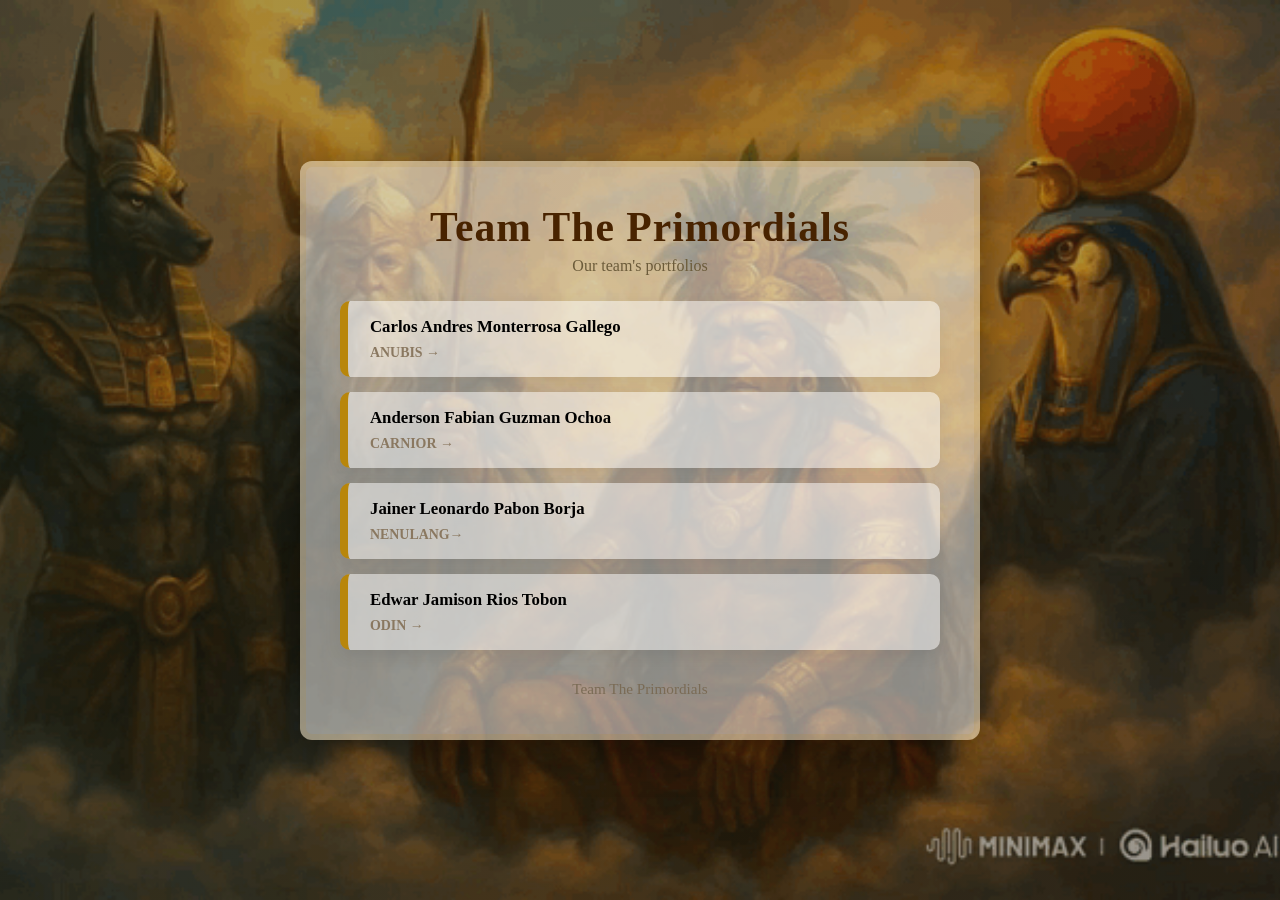
<file: index.html>
<!DOCTYPE html>
<html lang="es">

<head>
    <meta charset="UTF-8">
    <meta name="viewport" content="width=device-width, initial-scale=1.0">
    <title>Team Gods</title>
    <link rel="stylesheet" href="css/styles.css">
</head>

<body>
    <div class="container">
        <h1>Team The Primordials </h1>
        <p class="subtitle">Our team's portfolios</p>

        <div class="links-section">
            <a href="anubis.html" class="link-card" style="text-decoration: none; color: inherit;">
                <span class="member-name">Carlos Andres Monterrosa Gallego</span>
                <span class="status"> ANUBIS →</span>
            </a>
            <a href="Carnior.html" class="link-card" style="text-decoration: none; color: inherit;">
                <span class="member-name">Anderson Fabian Guzman Ochoa</span>
                <span class="status"> CARNIOR →</span>
            </a>
            <a href="jainer_pabon.html" class="link-card" style="text-decoration: none; color: inherit;">
                <span class="member-name">Jainer Leonardo Pabon Borja</span>
                <span class="status">NENULANG→</span>
            </a>
            <a href="God_Odin.html" class="link-card" style="text-decoration: none; color: inherit;">
                <span class="member-name">Edwar Jamison Rios Tobon</span>
                <span class="status">ODIN →</span>
            </a>
        </div>

        <footer>
            <p>Team The Primordials</p>
        </footer>

    </div>
</body>

</html>
</file>
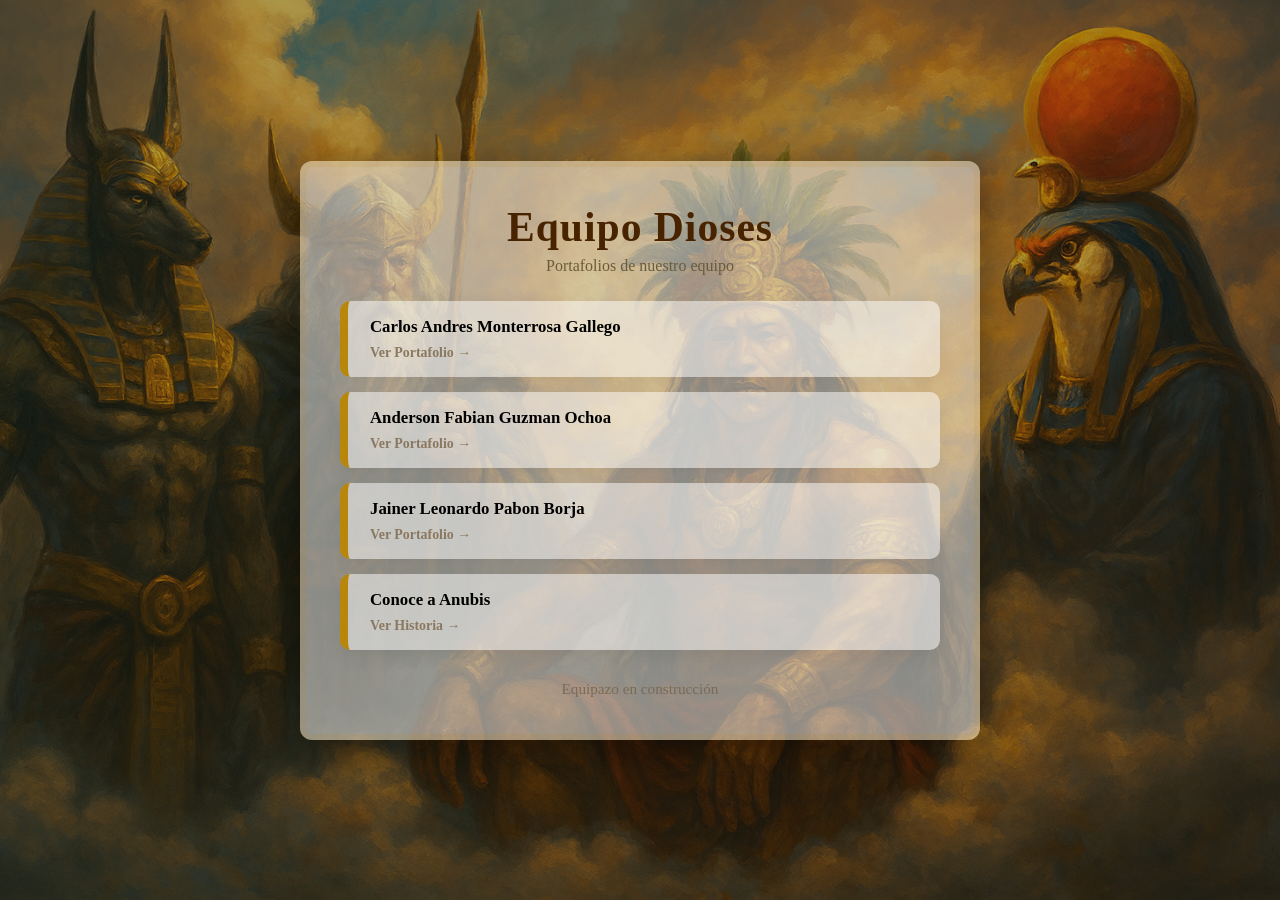
<file: html_dioses/index.html>
<!DOCTYPE html>
<html lang="es">
<head>
    <meta charset="UTF-8">
    <meta name="viewport" content="width=device-width, initial-scale=1.0">
    <title>Equipo Dioses</title>
    <link rel="stylesheet" href="styles.css">
</head>
<body>
    <div class="container">
        <h1>Equipo Dioses</h1>
        <p class="subtitle">Portafolios de nuestro equipo</p>
        
        <div class="links-section">
            <a href="anubis.html" class="link-card" style="text-decoration: none; color: inherit;">
                <span class="member-name">Carlos Andres Monterrosa Gallego</span>
                <span class="status">Ver Portafolio →</span>
            </a>
            <a href="anubis.html" class="link-card" style="text-decoration: none; color: inherit;">
                <span class="member-name">Anderson Fabian Guzman Ochoa</span>
                <span class="status">Ver Portafolio →</span>
            </a>
            <a href="anubis.html" class="link-card" style="text-decoration: none; color: inherit;">
                <span class="member-name">Jainer Leonardo Pabon Borja</span>
                <span class="status">Ver Portafolio →</span>
            </a>
            <a href="anubis.html" class="link-card" style="text-decoration: none; color: inherit;">
                <span class="member-name">Conoce a Anubis</span>
                <span class="status">Ver Historia →</span>
            </a>
        </div>

        <footer>
            <p>Equipazo en construcción</p>
        </footer>

    </div>
</body>
</html>
</file>
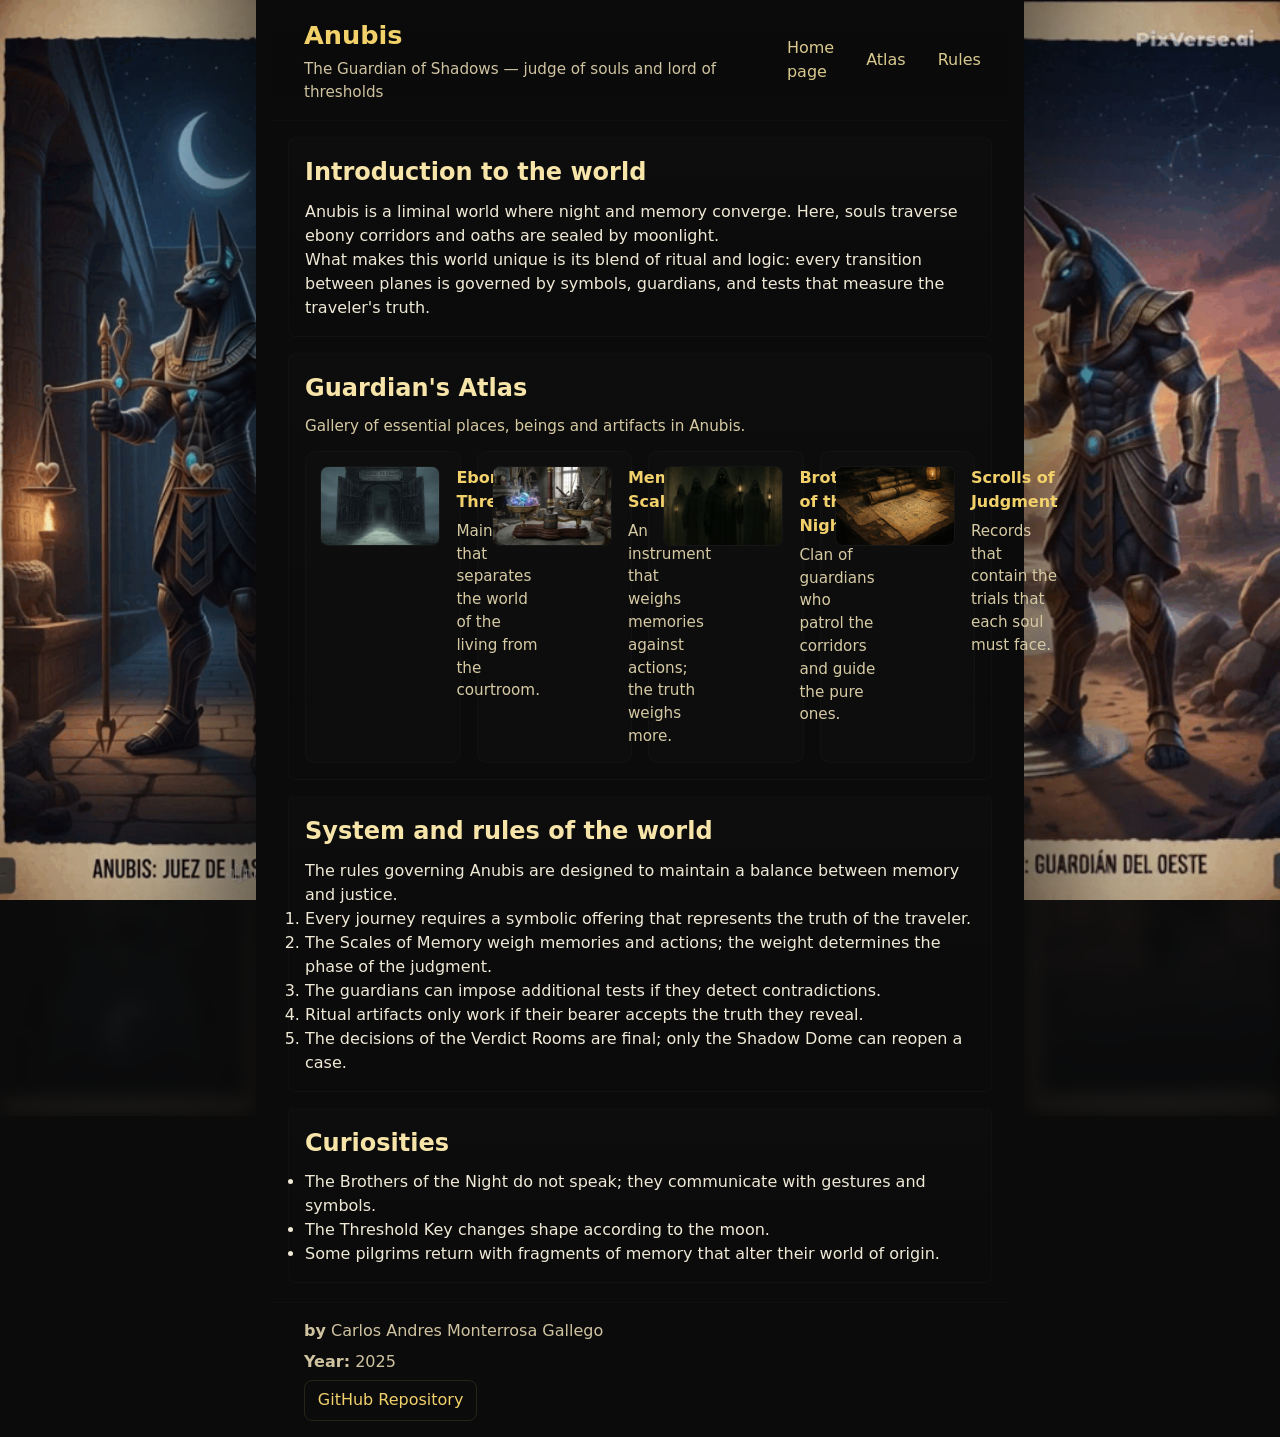
<file: anubis.html>
<!doctype html>
<!-- Esto le dice al navegador que use HTML5
     This tells the browser to use HTML5 -->
<html lang="en">

<head>
  <!-- Meta tags - info importante para el navegador
       Meta tags - important info for the browser -->
  <meta charset="utf-8" /> <!-- Para que se vean bien los caracteres especiales / So special characters display correctly -->
  <meta name="viewport" content="width=device-width,initial-scale=1" /> <!-- Hace que se vea bien en celulares / Makes it look good on phones -->
  
  <title>Anubis — World of the Shadow Guardian</title>
  
  <!-- Link al CSS donde están todos los estilos
       Link to CSS where all styles are -->
  <link rel="stylesheet" href="css/anubis.css" />
</head>

<body>
  <!-- Imágenes decorativas a los lados - GIFs de Anubis
       Decorative images on sides - Anubis GIFs -->
  <div class="side side-left" aria-hidden="true"></div> <!-- aria-hidden hace que lectores de pantalla las ignoren / aria-hidden makes screen readers ignore them -->
  <div class="side side-right" aria-hidden="true"></div>

  <!-- Header - parte de arriba con título y menú
       Header - top part with title and menu -->
  <header class="site-header">
    <div class="header-inner">
      <div class="title-block">
        <h1>Anubis</h1> <!-- Título principal / Main title -->
        <p class="subtitle">The Guardian of Shadows — judge of souls and lord of thresholds</p> <!-- Subtítulo descriptivo / Descriptive subtitle -->
      </div>
    </div>

    <!-- Navegación - links para saltar entre secciones
         Navigation - links to jump between sections -->
    <nav class="main-nav" aria-label="Main navigation for Anubis world">
      <a href="index.html" class="nav-link">Home page</a> <!-- Vuelve al inicio / Back to home -->
      <a href="#atlas" class="nav-link">Atlas</a> <!-- Salta a la sección Atlas / Jump to Atlas section -->
      <a href="#reglas" class="nav-link">Rules</a> <!-- Salta a las reglas / Jump to rules -->
    </nav>
  </header>

  <main>
    <!-- Sección de intro - explica de qué va el mundo
         Intro section - explains what the world is about -->
    <section id="introduccion" class="section intro">
      <h2>Introduction to the world</h2> <!-- Título de la sección / Section title -->
      
      <!-- Párrafos que describen el mundo
           Paragraphs describing the world -->
      <p>
        Anubis is a liminal world where night and memory converge. Here, souls
        traverse ebony corridors and oaths are sealed by moonlight.
      </p>
      
      <p>
        What makes this world unique is its blend of ritual and logic: every 
        transition between planes is governed by symbols, guardians, and tests 
        that measure the traveler's truth.
      </p>
    </section>

    <!-- Sección Atlas - galería de lugares y artefactos importantes
         Atlas section - gallery of important places and artifacts -->
    <section id="atlas" class="section atlas">
      <h2>Guardian's Atlas</h2> <!-- Título de la sección / Section title -->
      <p class="atlas-intro">Gallery of essential places, beings and artifacts in Anubis.</p> <!-- Descripción corta / Short description -->

      <!-- Grid con las 4 tarjetas principales
           Grid with the 4 main cards -->
      <div class="cards-grid" role="list"> <!-- role="list" para accesibilidad / role="list" for accessibility -->
        
        <!-- Tarjeta 1: Umbral de Ébano
             Card 1: Ebony Threshold -->
        <article class="card" role="listitem"> <!-- article porque cada tarjeta es contenido independiente / article because each card is independent content -->
          <div class="card-image">
            <img src="imagenes/anubis/umbral.png" alt="Ebony Threshold portal"> <!-- alt describe la imagen / alt describes the image -->
          </div>
          <div class="card-body">
            <h3 class="card-title">Ebony Threshold</h3> <!-- Nombre del lugar / Name of place -->
            <p class="card-desc">Main portal that separates the world of the living from the courtroom.</p> <!-- Descripción / Description -->
          </div>
        </article>

        <!-- Tarjeta 2: Balanzas de Memoria
             Card 2: Memory Scales -->
        <article class="card" role="listitem">
          <div class="card-image">
            <img src="imagenes/anubis/balanza.png" alt="Memory Scales for judgment">
          </div>
          <div class="card-body">
            <h3 class="card-title">Memory Scales</h3>
            <p class="card-desc">An instrument that weighs memories against actions; the truth weighs more.</p>
          </div>
        </article>

        <!-- Tarjeta 3: Hermanos de la Noche
             Card 3: Brothers of the Night -->
        <article class="card" role="listitem">
          <div class="card-image">
            <img src="imagenes/anubis/clanes.png" alt="Brothers of the Night guardians">
          </div>
          <div class="card-body">
            <h3 class="card-title">Brothers of the Night</h3>
            <p class="card-desc">Clan of guardians who patrol the corridors and guide the pure ones.</p>
          </div>
        </article>

        <!-- Tarjeta 4: Pergaminos de Juicio
             Card 4: Scrolls of Judgment -->
        <article class="card" role="listitem">
          <div class="card-image">
            <img src="imagenes/anubis/pergamino.png" alt="Scrolls of Judgment records">
          </div>
          <div class="card-body">
            <h3 class="card-title">Scrolls of Judgment</h3>
            <p class="card-desc">Records that contain the trials that each soul must face.</p>
          </div>
        </article>
      </div>
    </section>

    <!-- Sección de reglas - las 5 leyes del mundo
         Rules section - the 5 laws of the world -->
    <section id="reglas" class="section rules">
      <h2>System and rules of the world</h2> <!-- Título / Title -->
      <p>The rules governing Anubis are designed to maintain a balance between memory and justice.</p> <!-- Intro de las reglas / Rules intro -->
      
      <!-- Lista ordenada - automáticamente numera del 1 al 5
           Ordered list - automatically numbers 1 to 5 -->
      <ol>
        <li>Every journey requires a symbolic offering that represents the truth of the traveler.</li> <!-- Regla 1 / Rule 1 -->
        <li>The Scales of Memory weigh memories and actions; the weight determines the phase of the judgment.</li> <!-- Regla 2 / Rule 2 -->
        <li>The guardians can impose additional tests if they detect contradictions.</li> <!-- Regla 3 / Rule 3 -->
        <li>Ritual artifacts only work if their bearer accepts the truth they reveal.</li> <!-- Regla 4 / Rule 4 -->
        <li>The decisions of the Verdict Rooms are final; only the Shadow Dome can reopen a case.</li> <!-- Regla 5 / Rule 5 -->
      </ol>
    </section>

    <!-- Aside - datos curiosos extra, contenido secundario
         Aside - fun facts, secondary content -->
    <aside class="section aside-block">
      <h2>Curiosities</h2> <!-- Título / Title -->
      
      <!-- Lista sin orden - solo bullets
           Unordered list - just bullets -->
      <ul>
        <li>The Brothers of the Night do not speak; they communicate with gestures and symbols.</li> <!-- Curiosidad 1 / Curiosity 1 -->
        <li>The Threshold Key changes shape according to the moon.</li> <!-- Curiosidad 2 / Curiosity 2 -->
        <li>Some pilgrims return with fragments of memory that alter their world of origin.</li> <!-- Curiosidad 3 / Curiosity 3 -->
      </ul>
    </aside>
  </main>

  <!-- Footer - pie de página con mis datos y créditos
       Footer - page footer with my info and credits -->
  <footer class="site-footer">
    <div class="footer-inner">
      <p><strong>by</strong> Carlos Andres Monterrosa Gallego</p> <!-- Autor / Author -->
      <p><strong>Year:</strong> 2025</p> <!-- Año de creación / Creation year -->
      <p>
        <!-- Link al repo de GitHub - target="_blank" abre en nueva pestaña
             Link to GitHub repo - target="_blank" opens in new tab -->
        <a class="btn" href="/" target="_blank" rel="noopener">GitHub Repository</a> <!-- rel="noopener" por seguridad / rel="noopener" for security -->
      </p>
    </div>
  </footer>
</body>
</html>
</file>
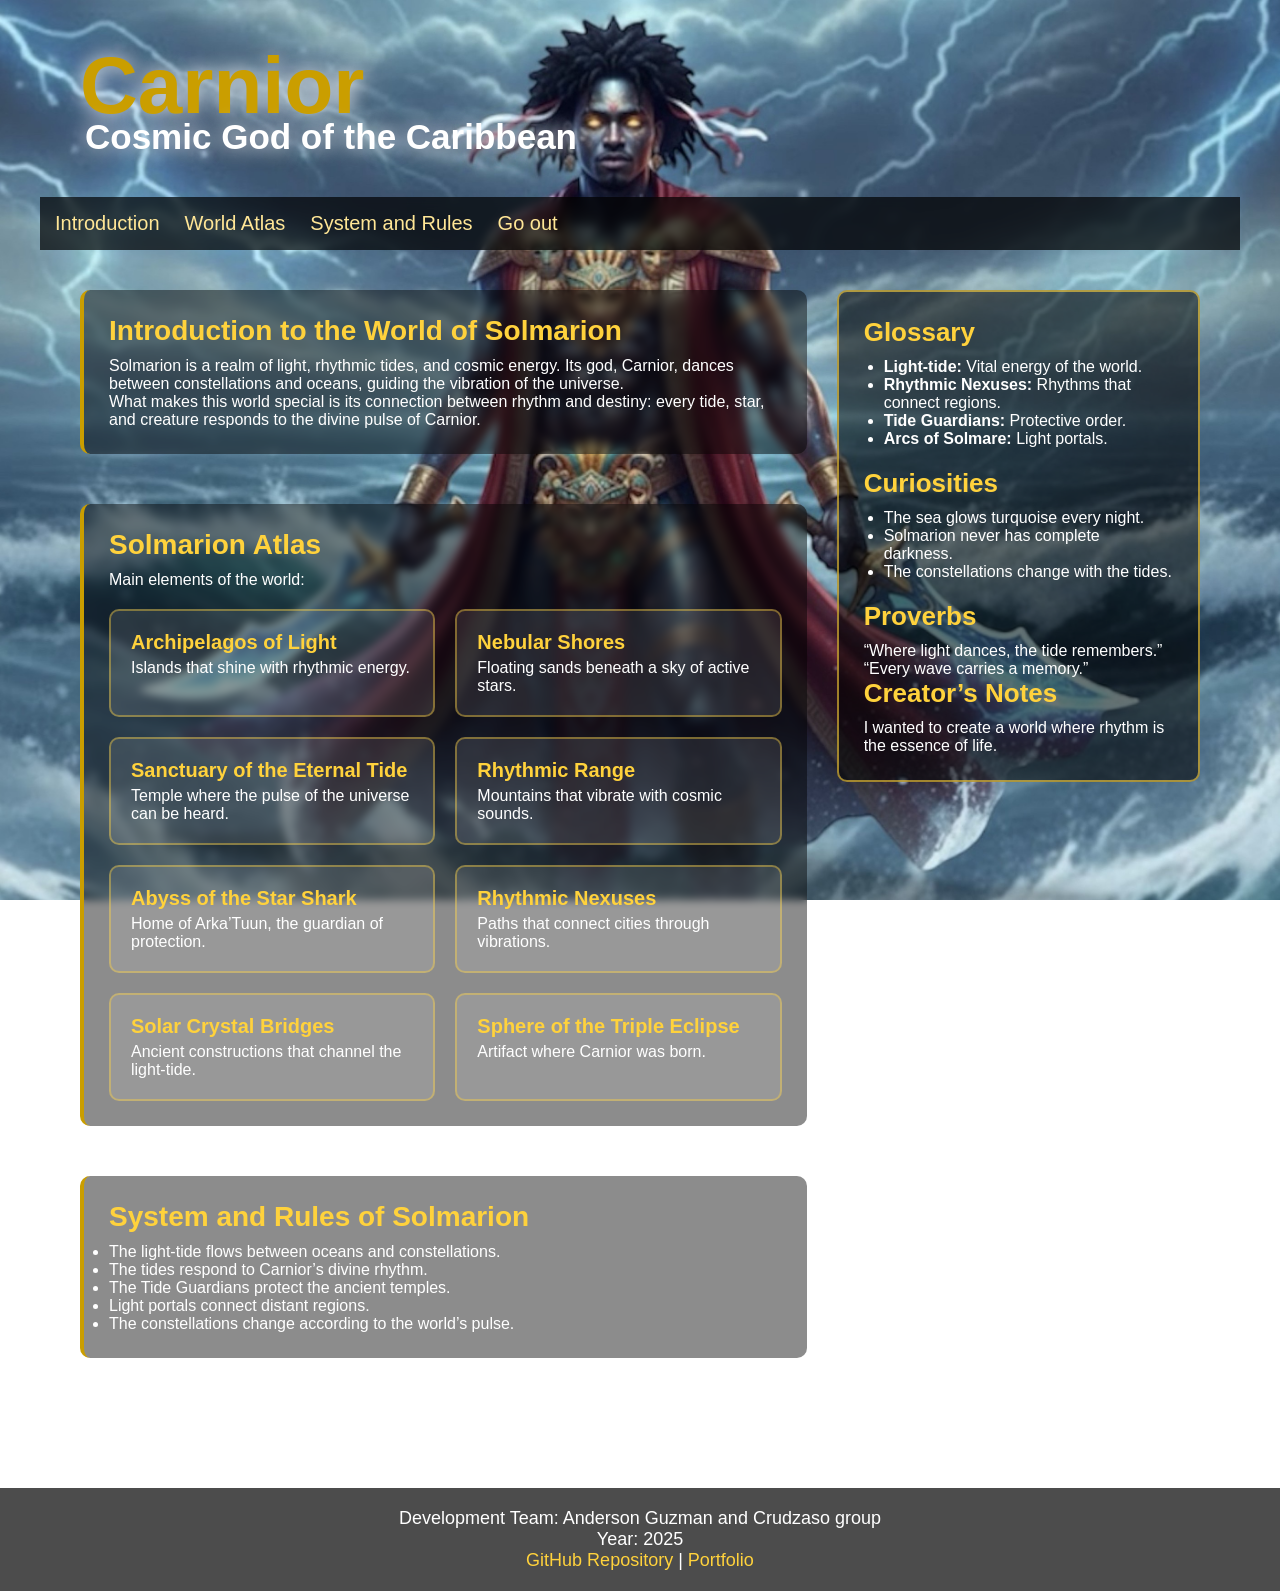
<file: Carnior.html>
<!DOCTYPE html>
<html lang="en">
<head>
    <meta charset="UTF-8">
    <meta name="viewport" content="width=device-width, initial-scale=1.0">
    <title>Carnior - Cosmic God of the Caribbean</title>
    <link rel="stylesheet" href="css/carnior.css">
</head>

<body>

    <!-- ================= HEADER ================= -->
    <header>
        <h1>Carnior</h1>
        <h2>Cosmic God of the Caribbean</h2>
    </header>

    <!-- ================= NAV ================= -->
    <nav>
        <ul>
            <li><a href="#intro">Introduction</a></li>
            <li><a href="#atlas">World Atlas</a></li>
            <li><a href="#reglas">System and Rules</a></li>
            <li><a href="index.html">Go out</a></li>
        </ul>
    </nav>

    <!-- ================= LAYOUT DOS COLUMNAS ================= -->
    <div class="contenedor">

        <!-- ================= MAIN ================= -->
        <main>

            <!-- INTRO -->
            <section id="intro">
                <h3>Introduction to the World of Solmarion</h3>
                <p>
                    Solmarion is a realm of light, rhythmic tides, and cosmic energy.
                    Its god, Carnior, dances between constellations and oceans, guiding the vibration of the universe.
                </p>
                <p>
                    What makes this world special is its connection between rhythm and destiny: every tide, star,
                    and creature responds to the divine pulse of Carnior.
                </p>
            </section>

            <!-- ATLAS / GALERÍA -->
            <section id="atlas">
                <h3>Solmarion Atlas</h3>
                <p>Main elements of the world:</p>

                <div class="grid-atlas">
                    <article class="card"><h4>Archipelagos of Light</h4><p>Islands that shine with rhythmic energy.</p></article>
                    <article class="card"><h4>Nebular Shores</h4><p>Floating sands beneath a sky of active stars.</p></article>
                    <article class="card"><h4>Sanctuary of the Eternal Tide</h4><p>Temple where the pulse of the universe can be heard.</p></article>
                    <article class="card"><h4>Rhythmic Range</h4><p>Mountains that vibrate with cosmic sounds.</p></article>
                    <article class="card"><h4>Abyss of the Star Shark</h4><p>Home of Arka’Tuun, the guardian of protection.</p></article>
                    <article class="card"><h4>Rhythmic Nexuses</h4><p>Paths that connect cities through vibrations.</p></article>
                    <article class="card"><h4>Solar Crystal Bridges</h4><p>Ancient constructions that channel the light-tide.</p></article>
                    <article class="card"><h4>Sphere of the Triple Eclipse</h4><p>Artifact where Carnior was born.</p></article>
                </div>
            </section>

            <!-- SISTEMA / REGLAS -->
            <section id="reglas">
                <h3>System and Rules of Solmarion</h3>
                <ul>
                    <li>The light-tide flows between oceans and constellations.</li>
                    <li>The tides respond to Carnior’s divine rhythm.</li>
                    <li>The Tide Guardians protect the ancient temples.</li>
                    <li>Light portals connect distant regions.</li>
                    <li>The constellations change according to the world’s pulse.</li>
                </ul>
            </section>

        </main>

        <!-- ================= ASIDE ================= -->
        <aside>
            <h3>Glossary</h3>
            <ul>
                <li><b>Light-tide:</b> Vital energy of the world.</li>
                <li><b>Rhythmic Nexuses:</b> Rhythms that connect regions.</li>
                <li><b>Tide Guardians:</b> Protective order.</li>
                <li><b>Arcs of Solmare:</b> Light portals.</li>
            </ul>

            <h3>Curiosities</h3>
            <ul>
                <li>The sea glows turquoise every night.</li>
                <li>Solmarion never has complete darkness.</li>
                <li>The constellations change with the tides.</li>
            </ul>

            <h3>Proverbs</h3>
            <p>“Where light dances, the tide remembers.”</p>
            <p>“Every wave carries a memory.”</p>

            <h3>Creator’s Notes</h3>
            <p>
                I wanted to create a world where rhythm is the essence of life.
            </p>
        </aside>

    </div>

    <!-- ================= FOOTER ================= -->
    <footer>
        <p>Development Team: Anderson Guzman and Crudzaso group</p>
        <p>Year: 2025</p>
        <p><a href="https://github.com/monterrosag18/html_dioses">GitHub Repository</a> | <a href="https://github.com/andguz8a/portafolio">Portfolio</a></p>
    </footer>

</body>
</html>
</file>
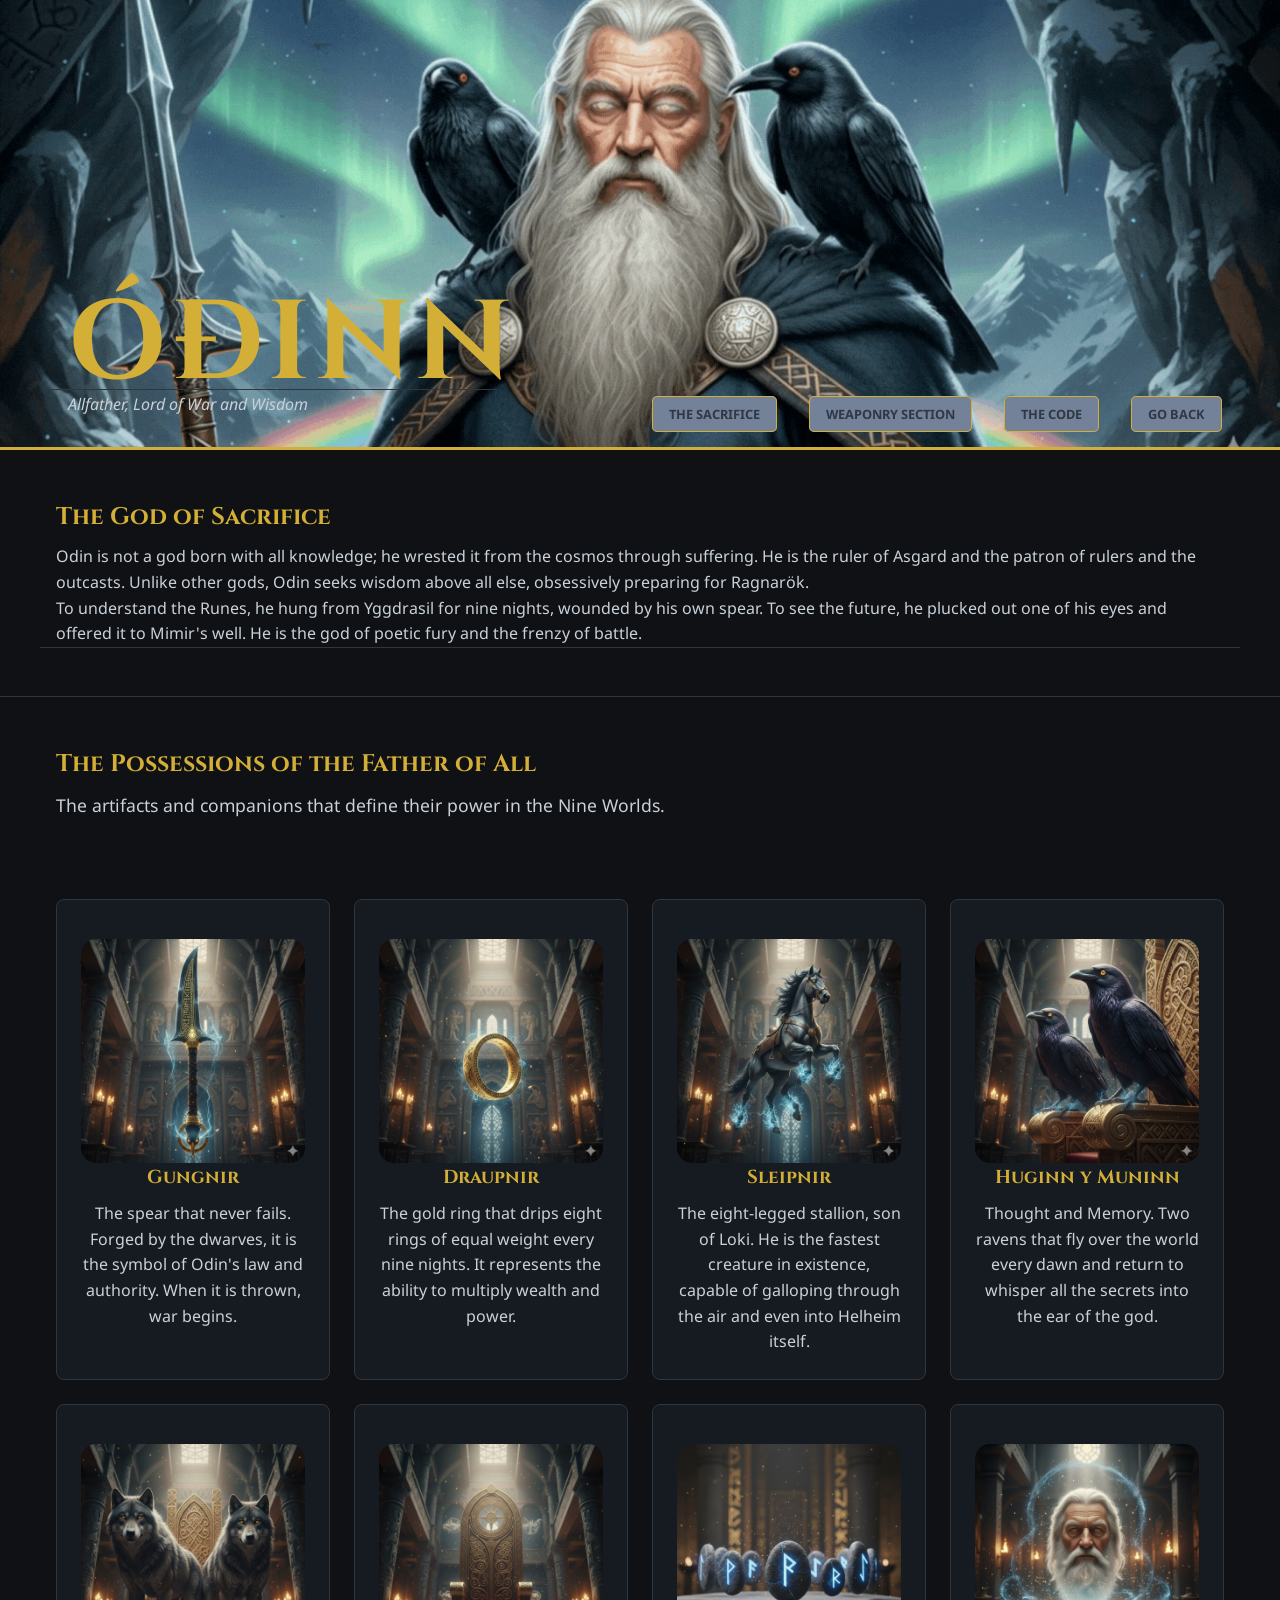
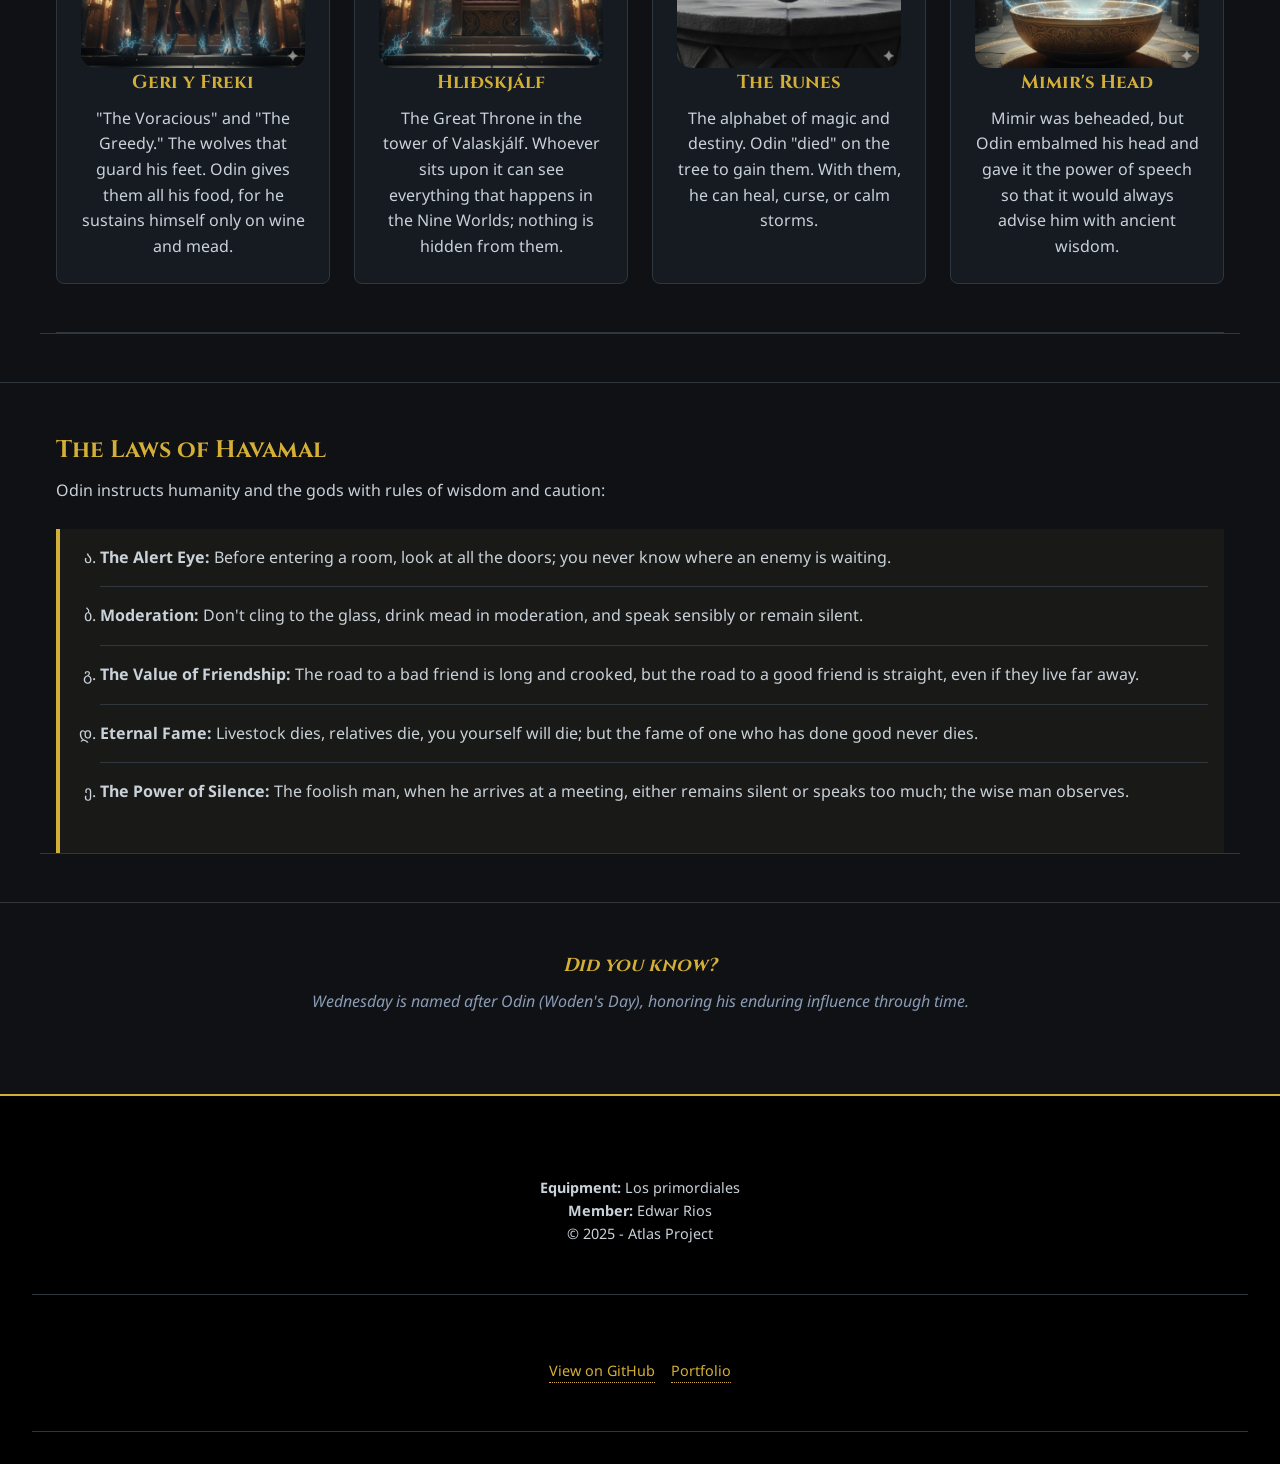
<file: God_Odin.html>
<!DOCTYPE html>
<html lang="es">
<head>
<meta charset="UTF-8">
<meta name="viewport" content="width=device-width, initial-scale=1.0">
<title>ODIN</title>
<link rel="stylesheet" href="css/styles_Odin.css">
<link href="https://fonts.googleapis.com/css2?family=Cinzel:wght@400;700&family=Noto+Sans:wght@300;400&display=swap" rel="stylesheet">
</head>
<body>

<header class="header-principal">
<section class="contenedor-logo">
<h1 class="titulo-mundo">ÓÐINN</h1>
<p class="subtitulo-mundo">Allfather, Lord of War and Wisdom</p>
</section>

<nav class="navegacion">
<ul>
<li><a href="#origen" class="btn-nav">The Sacrifice</a></li>
<li><a href="#tesoros" class="btn-nav">Weaponry Section</a></li>
<li><a href="#leyes" class="btn-nav">The Code</a></li>
<li><a href="index.html" class="btn-nav">Go back</a></li>
</ul>
</nav>
</header>

<main>
<!-- INTRODUCTION -->
<section id="origen" class="seccion-intro">
<section class="contenido-ancho">
<h2>The God of Sacrifice</h2>
<p>
Odin is not a god born with all knowledge; he wrested it from the cosmos through suffering. 
He is the ruler of Asgard and the patron of rulers and the outcasts. Unlike other gods, 
Odin seeks wisdom above all else, obsessively preparing for Ragnarök.
</p>
<p>
To understand the Runes, he hung from Yggdrasil for nine nights, wounded by his own spear. 
To see the future, he plucked out one of his eyes and offered it to Mimir's well. He is the god of poetic fury and 
the frenzy of battle.
</p>
</section>
</section>

<!-- CARDS -->
<section id="tesoros" class="seccion-catalogo">
<section class="contenido-ancho">
<h2>The Possessions of the Father of All</h2>
<p class="desc-seccion">The artifacts and companions that define their power in the Nine Worlds.</p>
<section class="grid-atlas">
<!-- CARD 1 -->
<article class="tarjeta">
<img src="./imagenes/odin/Gungnir.png" alt="">
<h3>Gungnir</h3>
<p>The spear that never fails. Forged by the dwarves, it is the symbol of Odin's law and authority. When it is thrown, war begins.</p>
</article>

<!-- CARD 2 -->
<article class="tarjeta">
<img src="./imagenes/odin/Draupnir.png" alt="">
<h3>Draupnir</h3>
<p>The gold ring that drips eight rings of equal weight every nine nights. It represents the ability to multiply wealth and power.</p>
</article>

<!-- CARD 3 -->
<article class="tarjeta">
<img src="./imagenes/odin/Sleipnir.png" alt="">
<h3>Sleipnir</h3>
<p>The eight-legged stallion, son of Loki. He is the fastest creature in existence, capable of galloping through the air and even into Helheim itself.</p>
</article>

<!-- CARD 4 -->
<article class="tarjeta">
<img src="./imagenes/odin/Huginn y Muninn.png" alt="">
<h3>Huginn y Muninn</h3>
<p>Thought and Memory. Two ravens that fly over the world every dawn and return to whisper all the secrets into the ear of the god.</p>
</article>

<!-- CARD 5 -->
<article class="tarjeta">
<img src="./imagenes/odin/Geri y Freki.png" alt="">
<h3>Geri y Freki</h3>
<p>"The Voracious" and "The Greedy." The wolves that guard his feet. Odin gives them all his food, for he sustains himself only on wine and mead.</p>
</article>

<!-- CARD 6 -->
<article class="tarjeta">
<img src="./imagenes/odin/Hliðskjálf.png" alt="">
<h3>Hliðskjálf</h3>
<p>The Great Throne in the tower of Valaskjálf. Whoever sits upon it can see everything that happens in the Nine Worlds; nothing is hidden from them.</p>
</article>

<!-- CARD 7 -->
<article class="tarjeta">
<img src="./imagenes/odin/Las Runas.png" alt="">
<h3>The Runes</h3>
<p>The alphabet of magic and destiny. Odin "died" on the tree to gain them. With them, he can heal, curse, or calm storms.</p>
</article>

<!-- CARD 8 -->
<article class="tarjeta">
<img src="./imagenes/odin/Cabeza de Mímir.png" alt="">
<h3>Mimir's Head</h3>
<p>Mimir was beheaded, but Odin embalmed his head and gave it the power of speech so that it would always advise him with ancient wisdom.</p>
</article>
</section>
</section>
</section>

<!-- ODIN'S LAWS -->
<section id="leyes" class="seccion-reglas">
<section class="contenido-ancho">
<h2>The Laws of Havamal</h2>
<p>Odin instructs humanity and the gods with rules of wisdom and caution:</p>
<br>
<ul class="lista-reglas">
<li><strong>The Alert Eye:</strong> Before entering a room, look at all the doors; you never know where an enemy is waiting.</li>
<li><strong>Moderation:</strong> Don't cling to the glass, drink mead in moderation, and speak sensibly or remain silent.</li>
<li><strong>The Value of Friendship:</strong> The road to a bad friend is long and crooked, but the road to a good friend is straight, even if they live far away.</li>
<li><strong>Eternal Fame:</strong> Livestock dies, relatives die, you yourself will die; but the fame of one who has done good never dies.</li>
<li><strong>The Power of Silence:</strong> The foolish man, when he arrives at a meeting, either remains silent or speaks too much; the wise man observes.</li>
</ul>
</section>
</section>

<aside class="curiosidades">
<h3>Did you know?</h3>
<p>Wednesday is named after Odin (Woden's Day), honoring his enduring influence through time.</p>
</aside>

</main>

<footer class="pie-pagina">
<section class="info-equipo">
<p><strong>Equipment:</strong> Los primordiales</p>
<p><strong>Member:</strong> Edwar Rios</p>
<p>&copy; 2025 - Atlas Project</p> <!--shows special character-->
</section>
<section class="enlaces-externos">
<a href="https://github.com/monterrosag18/html_dioses" class="btn-link">View on GitHub</a>
<a href="https://github.com/edwar198720Arthas/portafolio.git"class="btn-link">Portfolio</a>
</section>
</footer>

</body>
</html>
</file>
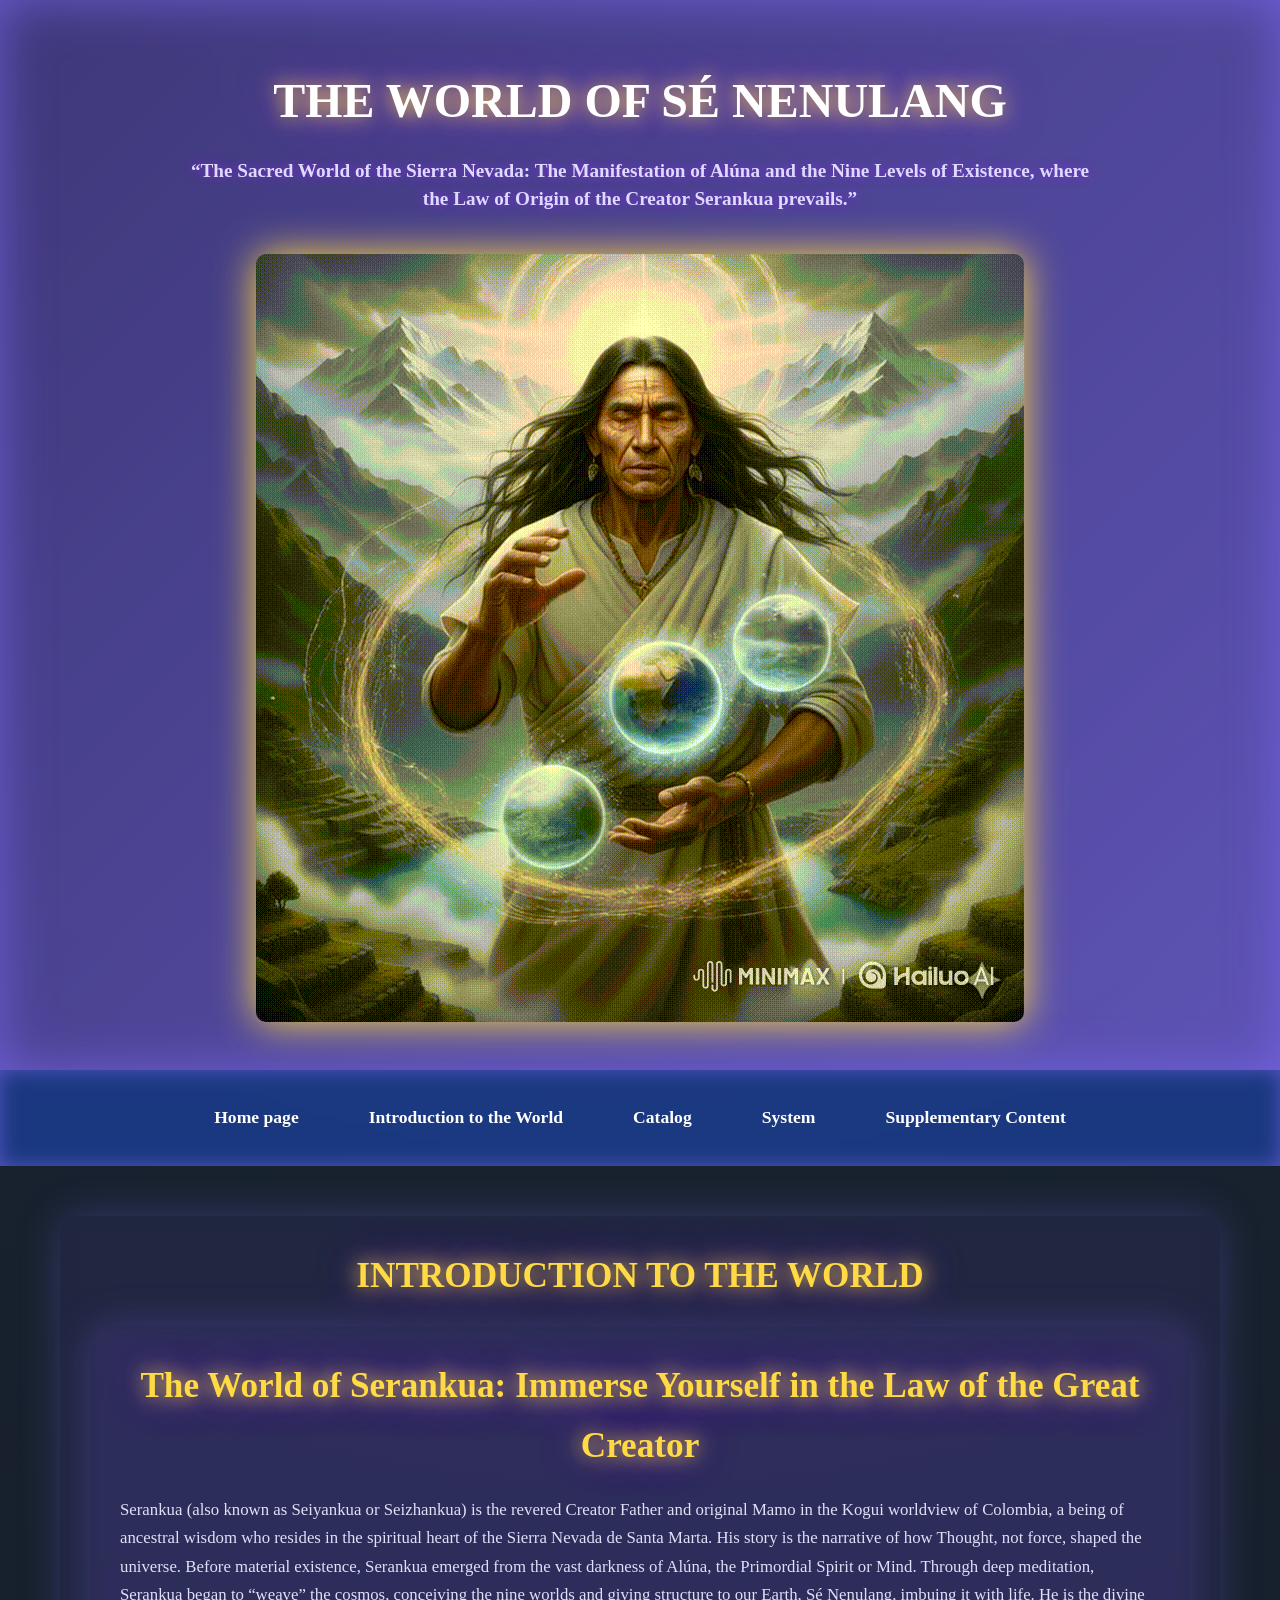
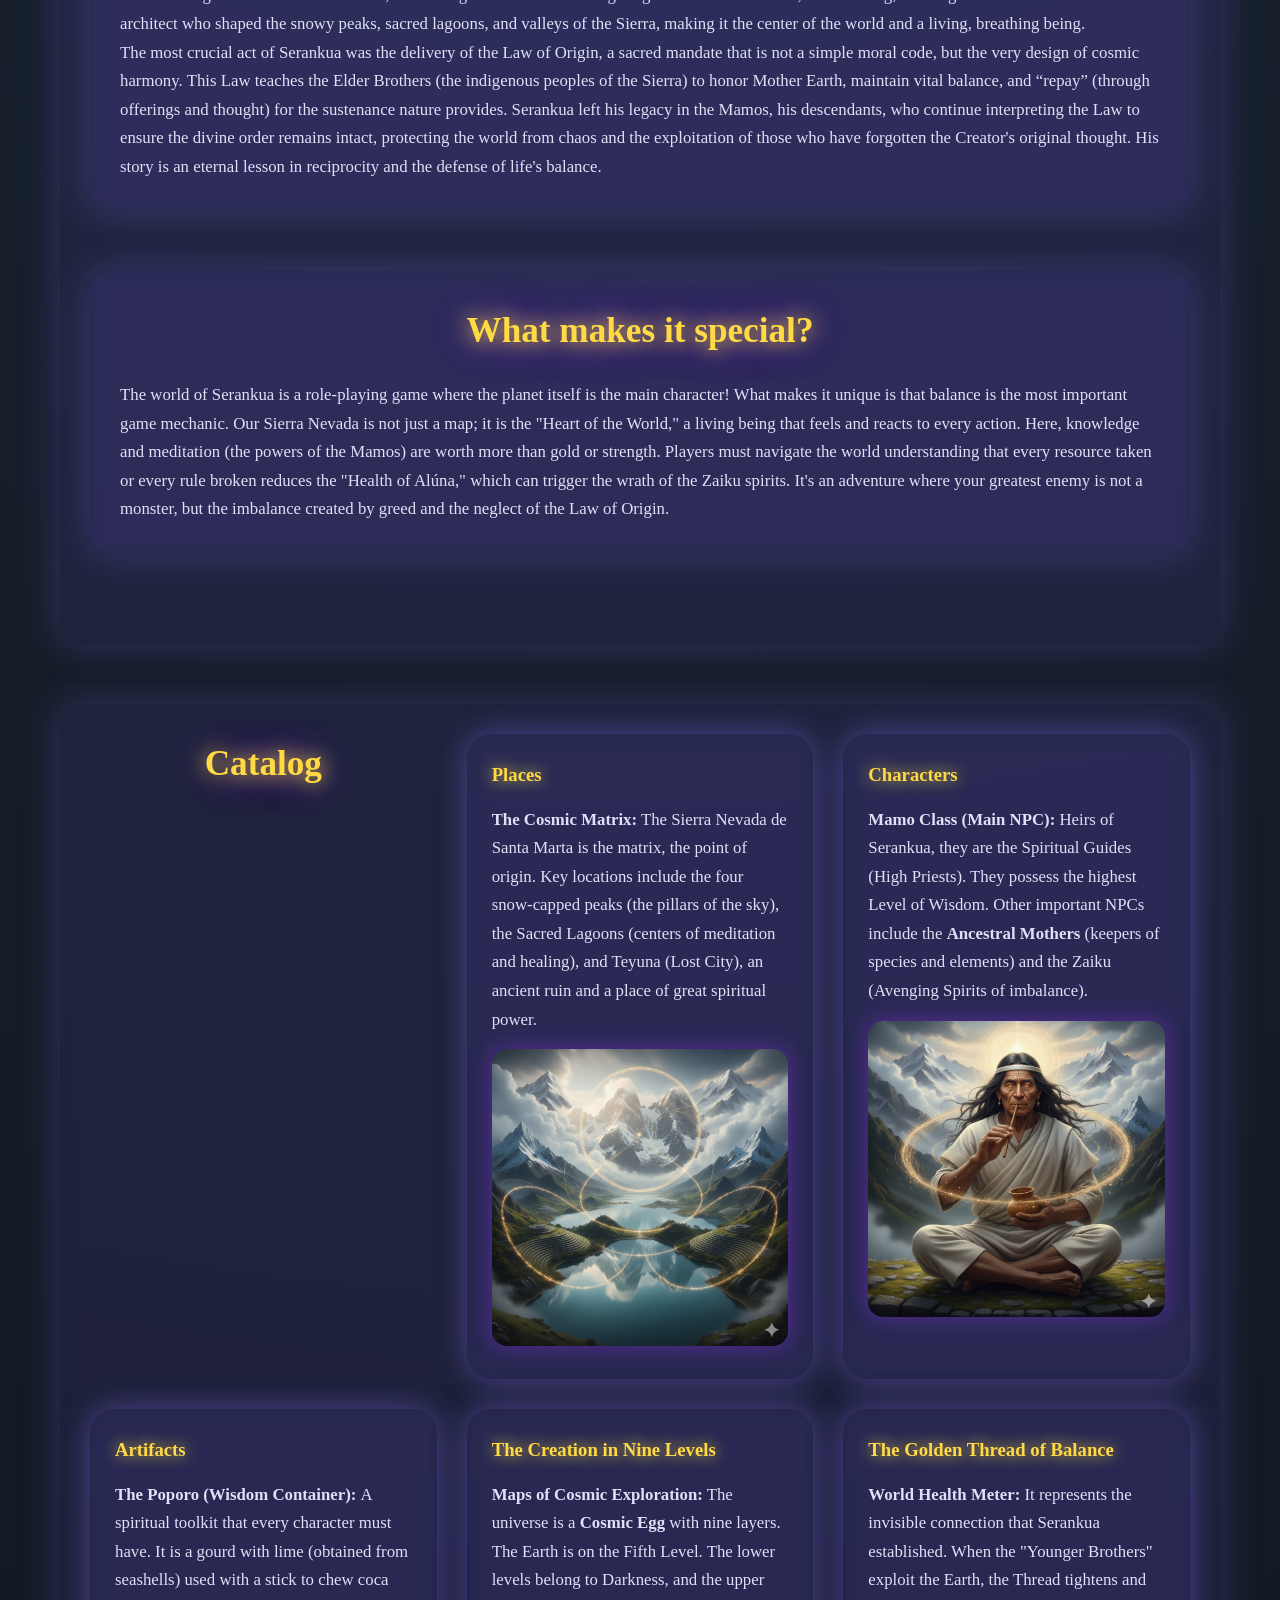
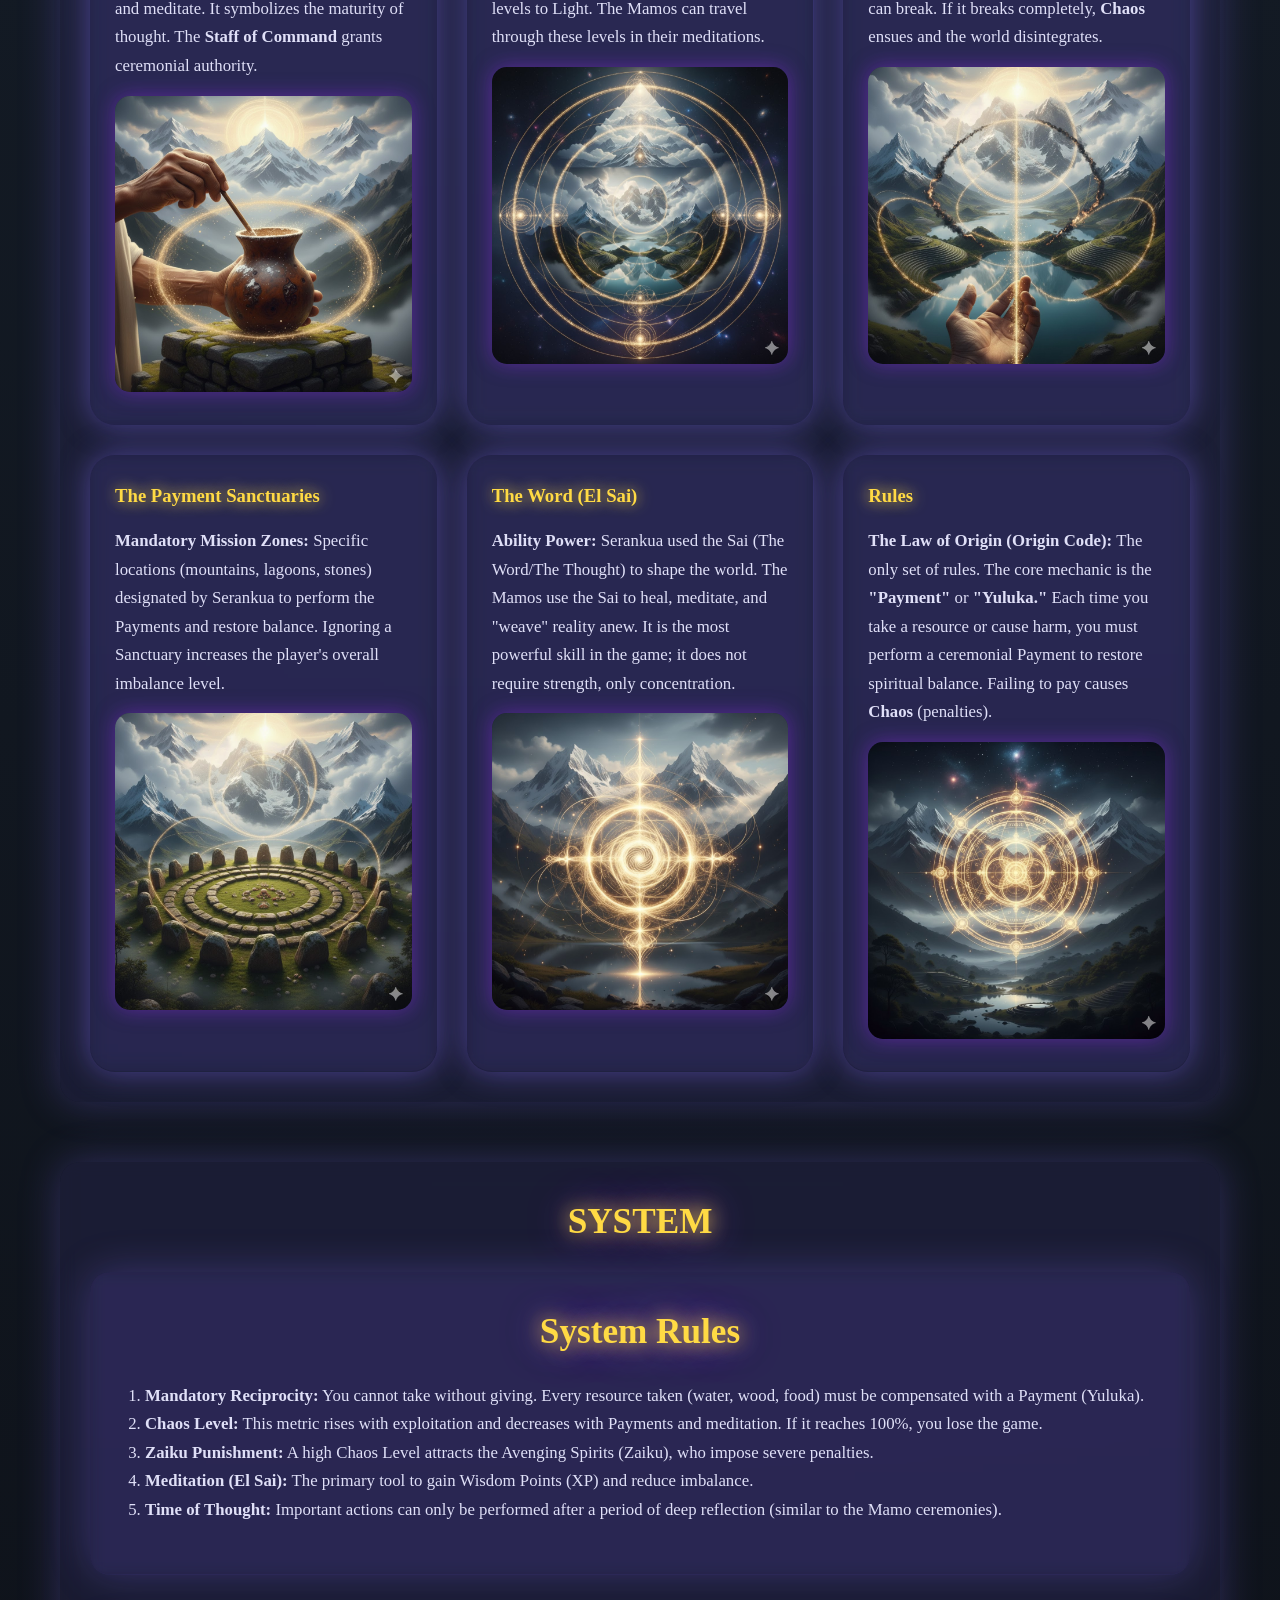
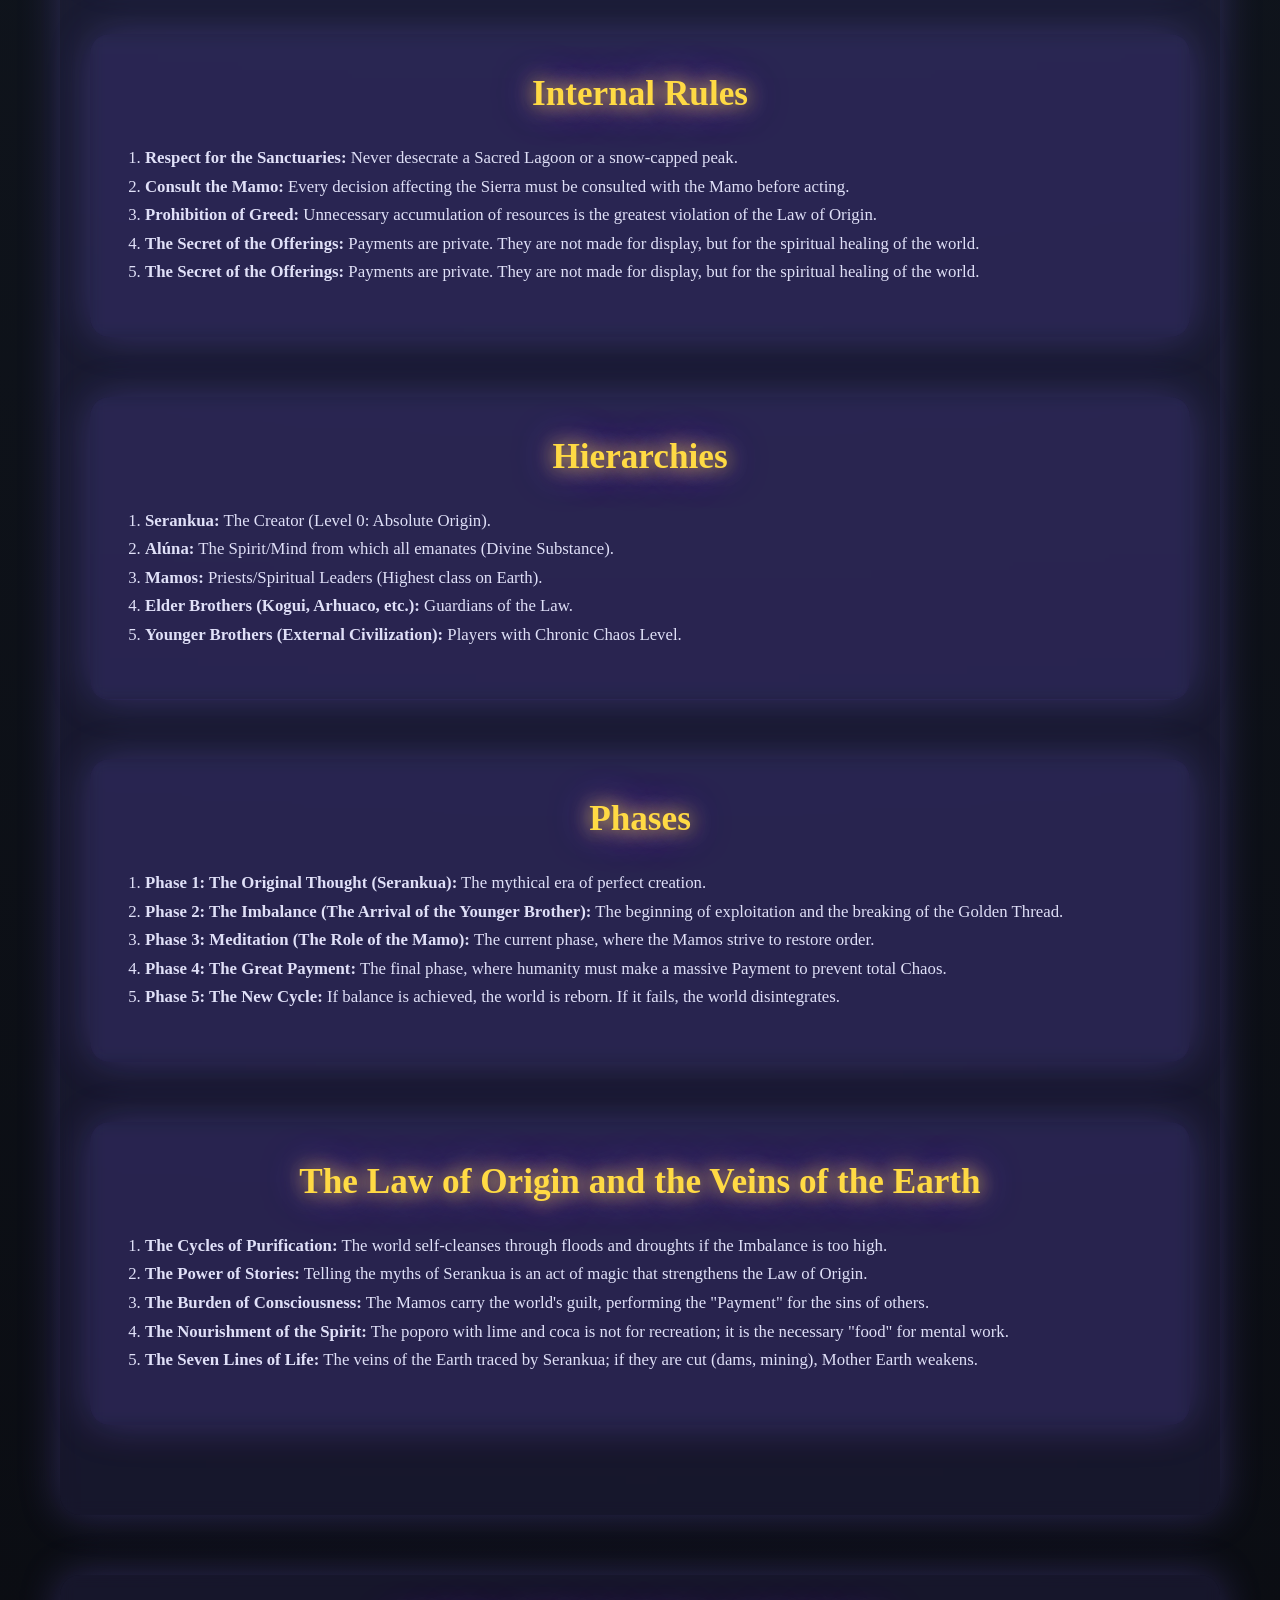
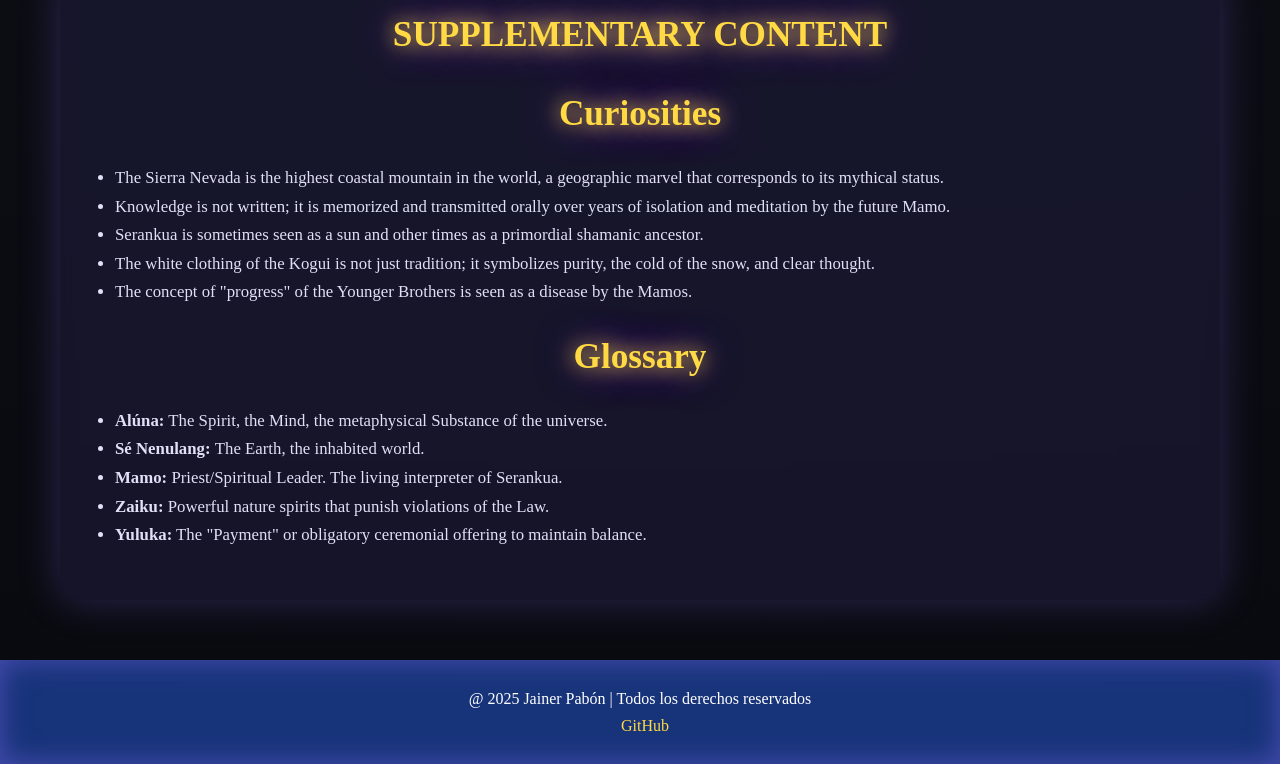
<file: jainer_pabon.html>
<!DOCTYPE html>
<html lang="en">
<head>
    <meta charset="UTF-8">
    <meta name="viewport" content="width=device-width, initial-scale=1.0">
    <link rel="stylesheet" href="css/staly2.css">
    <title>By: Jainer Pabon</title>
</head>
    <body>

        <header>
            <h1>THE WORLD OF SÉ NENULANG</h1>
            <h2>“The Sacred World of the Sierra Nevada:
                The Manifestation of Alúna and the Nine Levels of Existence,
                where the Law of Origin of the Creator Serankua prevails.”
            </h2>
            <img src="imagenes/serrankua/serankuavideo.gif" alt="ERROR AL CARGAR LOGO">
        </header>

        <nav>
            <a href="index.html">Home page</a>
            <a href="#INTRODUCCION AL MUNDO">Introduction to the World</a>
            <a href="#CATALOGO">Catalog</a>
            <a href="#SISTEMA">System</a>
            <a href="#CONTENIDO COMPLEMENTARIO">Supplementary Content</a>
        </nav>

        <main>

            <section id="INTRODUCCION AL MUNDO">
                <h1>INTRODUCTION TO THE WORLD</h1>   

                <section>
                    <h1>The World of Serankua: Immerse Yourself in the Law of the Great Creator</h1>
                    
                    <P>Serankua (also known as Seiyankua or Seizhankua) is the revered Creator Father 
                        and original Mamo in the Kogui worldview of Colombia, a being of ancestral wisdom 
                        who resides in the spiritual heart of the Sierra Nevada de Santa Marta. His story 
                        is the narrative of how Thought, not force, shaped the universe. Before material 
                        existence, Serankua emerged from the vast darkness of Alúna, the Primordial Spirit 
                        or Mind. Through deep meditation, Serankua began to “weave” the cosmos, conceiving 
                        the nine worlds and giving structure to our Earth, Sé Nenulang, imbuing it with life. 
                        He is the divine architect who shaped the snowy peaks, sacred lagoons, and valleys of 
                        the Sierra, making it the center of the world and a living, breathing being. <br>

                        The most crucial act of Serankua was the delivery of the Law of Origin, a sacred mandate 
                        that is not a simple moral code, but the very design of cosmic harmony. This Law teaches 
                        the Elder Brothers (the indigenous peoples of the Sierra) to honor Mother Earth, maintain 
                        vital balance, and “repay” (through offerings and thought) for the sustenance nature 
                        provides. Serankua left his legacy in the Mamos, his descendants, who continue interpreting
                        the Law to ensure the divine order remains intact, protecting the world from chaos and the 
                        exploitation of those who have forgotten the Creator's original thought. His story is an 
                        eternal lesson in reciprocity and the defense of life's balance.</P>
                </section>
            
                <section>
                    <h1>What makes it special?</h1>
                    <P>
                        The world of Serankua is a role-playing game where the planet itself is the main character! What 
                        makes it unique is that balance is the most important game mechanic. Our Sierra Nevada is not just 
                        a map; it is the "Heart of the World," a living being that feels and reacts to every action. Here, 
                        knowledge and meditation (the powers of the Mamos) are worth more than gold or strength. Players must 
                        navigate the world understanding that every resource taken or every rule broken reduces the "Health of 
                        Alúna," which can trigger the wrath of the Zaiku spirits. It's an adventure where your greatest enemy 
                        is not a monster, but the imbalance created by greed and the neglect of the Law of Origin.
                    </P>
                </section>

            </section>    

            
            <section id="CATALOGO">
                               
                <h1>Catalog</h1> 
       
                <div class="tarjeta">
                    <h3>Places</h3>
                    <p>
                        <strong>The Cosmic Matrix:</strong> The Sierra Nevada de Santa Marta is the matrix, the point of origin.
                        Key locations include the four snow-capped peaks (the pillars of the sky), the Sacred Lagoons 
                        (centers of meditation and healing), and Teyuna (Lost City), an ancient ruin and a place of great 
                        spiritual power.
                    </p>
                    <img src="imagenes/serrankua/montana_laguna.png" alt="Montaña y laguna sagrada de la Sierra">
                </div>

                <div class="tarjeta">
                    <h3>Characters</h3>
                    <p>
                        <strong>Mamo Class (Main NPC): </strong>Heirs of Serankua, they are the Spiritual Guides (High Priests). They possess the 
                        highest Level of Wisdom.
                        Other important NPCs include the <strong>Ancestral Mothers </strong>(keepers of species and elements) and the Zaiku
                        (Avenging Spirits of imbalance).
                    </p>
                    <img src="imagenes/serrankua/mamo_kogui.png" alt="Retrato de un Mamo Kogui">
                </div>                

                <div class="tarjeta">
                    <h3>Artifacts</h3>
                    <p>
                        <strong>The Poporo (Wisdom Container): </strong>A spiritual toolkit that every character must have.
                        It is a gourd with lime (obtained from seashells) used with a stick to chew coca and meditate.
                        It symbolizes the maturity of thought. The <strong>Staff of Command </strong>grants ceremonial authority.
                    </p>
                    <img src="imagenes/serrankua/poporo.png" alt="Poporo tradicional">
                </div>    

                <div class="tarjeta">
                    <h3>The Creation in Nine Levels</h3>
                    <p>
                        <strong>Maps of Cosmic Exploration:</strong> The universe is a <strong>Cosmic Egg </strong>with nine layers.
                        The Earth is on the Fifth Level. The lower levels belong to Darkness, and the upper levels to Light.
                        The Mamos can travel through these levels in their meditations.
                    </p>
                    <img src="imagenes/serrankua/mapa_cosmico.png" alt="Esquema de los 9 mundos">
                </div>  

                <div class="tarjeta">
                    <h3>The Golden Thread of Balance</h3>
                    <p>
                        <strong>World Health Meter:</strong> It represents the invisible connection that Serankua established. When the "Younger 
                        Brothers" exploit the Earth, the Thread tightens and can break. If it breaks completely, <strong>Chaos </strong>ensues and 
                        the world disintegrates.
                    </p>
                    <img src="imagenes/serrankua/hilo_dorado.png" alt="Imagen de un hilo dorado etéreo">
                </div>  

                <div class="tarjeta">
                    <h3>The Payment Sanctuaries</h3>
                    <p>
                        <strong>Mandatory Mission Zones: </strong>Specific locations (mountains, lagoons, stones) designated by Serankua to perform the 
                        Payments and restore balance. Ignoring a Sanctuary increases the player's overall imbalance level.
                    </p>
                    <img src="imagenes/serrankua/santuario_piedras.png" alt="Círculo de piedras ancestrales">
                </div>  

                <div class="tarjeta">
                    <h3>The Word (El Sai)</h3>
                    <p>
                        <strong>Ability Power:</strong> Serankua used the Sai (The Word/The Thought) to shape the world. The Mamos use the Sai to heal, 
                        meditate, and "weave" reality anew. It is the most powerful skill in the game; it does not require strength, 
                        only concentration.
                    </p>
                    <img src="imagenes/serrankua/simbolo_palabra.png" alt="Símbolo abstracto de la palabra">
                </div>  

                <div class="tarjeta">
                    <h3>Rules</h3>
                    <p>
                        <strong>The Law of Origin (Origin Code): </strong>The only set of rules. The core mechanic is the <strong>"Payment" </strong> or <strong>"Yuluka." </strong> 
                        Each time you take a resource or cause harm, you must perform a ceremonial Payment to restore spiritual 
                        balance. Failing to pay causes <strong>Chaos</strong> (penalties).
                    </p>
                    <img src="imagenes/serrankua/ofrendas_kogui.png" alt="Símbolo de la Ley de Origen">
                </div>

                </section>


            <section id="SISTEMA">
                <h1>SYSTEM</h1>

                <section>

                    <h1>System Rules</h1>

                    <ol>
                        <li><strong>Mandatory Reciprocity:</strong> You cannot take without giving. Every resource taken (water, wood, food) must be compensated with a Payment (Yuluka).</li>
                        <li><strong>Chaos Level:</strong> This metric rises with exploitation and decreases with Payments and meditation. If it reaches 100%, you lose the game.</li>
                        <li><strong>Zaiku Punishment:</strong> A high Chaos Level attracts the Avenging Spirits (Zaiku), who impose severe penalties.</li>
                        <li><strong>Meditation (El Sai):</strong> The primary tool to gain Wisdom Points (XP) and reduce imbalance.</li>
                        <li><strong>Time of Thought:</strong> Important actions can only be performed after a period of deep reflection (similar to the Mamo ceremonies).</li>
                    </ol>

                </section>
            
                <section>
                    <h1>Internal Rules</h1>

                    <ol>
                        <li><strong>Respect for the Sanctuaries:</strong> Never desecrate a Sacred Lagoon or a snow-capped peak.</li>
                        <li><strong>Consult the Mamo:</strong> Every decision affecting the Sierra must be consulted with the Mamo before acting.</li>
                        <li><strong>Prohibition of Greed:</strong> Unnecessary accumulation of resources is the greatest violation of the Law of Origin.</li>
                        <li><strong>The Secret of the Offerings:</strong> Payments are private. They are not made for display, but for the spiritual healing of the world.</li>
                        <li><strong>The Secret of the Offerings:</strong> Payments are private. They are not made for display, but for the spiritual healing of the world.</li>
                    </ol>
                </section>

                 <section>
                    <h1>Hierarchies</h1>

                    <ol>
                        <li><strong>Serankua:</strong> The Creator (Level 0: Absolute Origin).</li>
                        <li><strong>Alúna:</strong> The Spirit/Mind from which all emanates (Divine Substance).</li>
                        <li><strong>Mamos: </strong>Priests/Spiritual Leaders (Highest class on Earth).</li>
                        <li><strong>Elder Brothers (Kogui, Arhuaco, etc.): </strong>Guardians of the Law.</li>
                        <li><strong>Younger Brothers (External Civilization):</strong> Players with Chronic Chaos Level.</li>                        
                    </ol>
                </section>

                <section>
                    <h1>Phases</h1>

                    <ol>
                        <li><strong>Phase 1: The Original Thought (Serankua):</strong> The mythical era of perfect creation.</li>
                        <li><strong>Phase 2: The Imbalance (The Arrival of the Younger Brother):</strong> The beginning of exploitation and the breaking of the Golden Thread.</li>
                        <li><strong>Phase 3: Meditation (The Role of the Mamo): </strong>The current phase, where the Mamos strive to restore order.</li>
                        <li><strong>Phase 4: The Great Payment:</strong> The final phase, where humanity must make a massive Payment to prevent total Chaos.</li>
                        <li><strong>Phase 5: The New Cycle: </strong>If balance is achieved, the world is reborn. If it fails, the world disintegrates.</li>
                    </ol>
                </section>

                 <section>
                    <h1>The Law of Origin and the Veins of the Earth</h1>

                    <ol>
                        <li><strong>The Cycles of Purification:</strong> The world self-cleanses through floods and droughts if the Imbalance is too high.</li>
                        <li><strong>The Power of Stories:</strong> Telling the myths of Serankua is an act of magic that strengthens the Law of Origin.</li>
                        <li><strong>The Burden of Consciousness:</strong> The Mamos carry the world's guilt, performing the "Payment" for the sins of others.</li>
                        <li><strong>The Nourishment of the Spirit:</strong> The poporo with lime and coca is not for recreation; it is the necessary "food" for mental work.</li>
                        <li><strong>The Seven Lines of Life:</strong> The veins of the Earth traced by Serankua; if they are cut (dams, mining), Mother Earth weakens.</li>
                    </ol>
                </section>

            </section>

            <section id="CONTENIDO COMPLEMENTARIO">
                <h1>SUPPLEMENTARY CONTENT</h1>
                <article>
                    <h1>Curiosities</h1>
                    <ul>
                        <li>The Sierra Nevada is the highest coastal mountain in the world, a geographic marvel that corresponds to its mythical status.</li>
                        <li>Knowledge is not written; it is memorized and transmitted orally over years of isolation and meditation by the future Mamo.</li>
                        <li>Serankua is sometimes seen as a sun and other times as a primordial shamanic ancestor.</li>
                        <li>The white clothing of the Kogui is not just tradition; it symbolizes purity, the cold of the snow, and clear thought.</li>
                        <li>The concept of "progress" of the Younger Brothers is seen as a disease by the Mamos.</li>
                    </ul>

                    <h1>Glossary</h1>
                    <ul>
                        <li><strong>Alúna:</strong> The Spirit, the Mind, the metaphysical Substance of the universe.</li>
                        <li><strong>Sé Nenulang: </strong>The Earth, the inhabited world.</li>
                        <li><strong>Mamo: </strong>Priest/Spiritual Leader. The living interpreter of Serankua.</li>
                        <li><strong>Zaiku: </strong>Powerful nature spirits that punish violations of the Law.</li>
                        <li><strong>Yuluka:</strong> The "Payment" or obligatory ceremonial offering to maintain balance.</li>
                    </ul>
                </article>
            </section>     
        </main>
        <footer>
            <p>@ 2025 Jainer Pabón | Todos los derechos reservados</p>
            <a href="">GitHub</a>
        </footer>           
    </body>
</html>
</file>
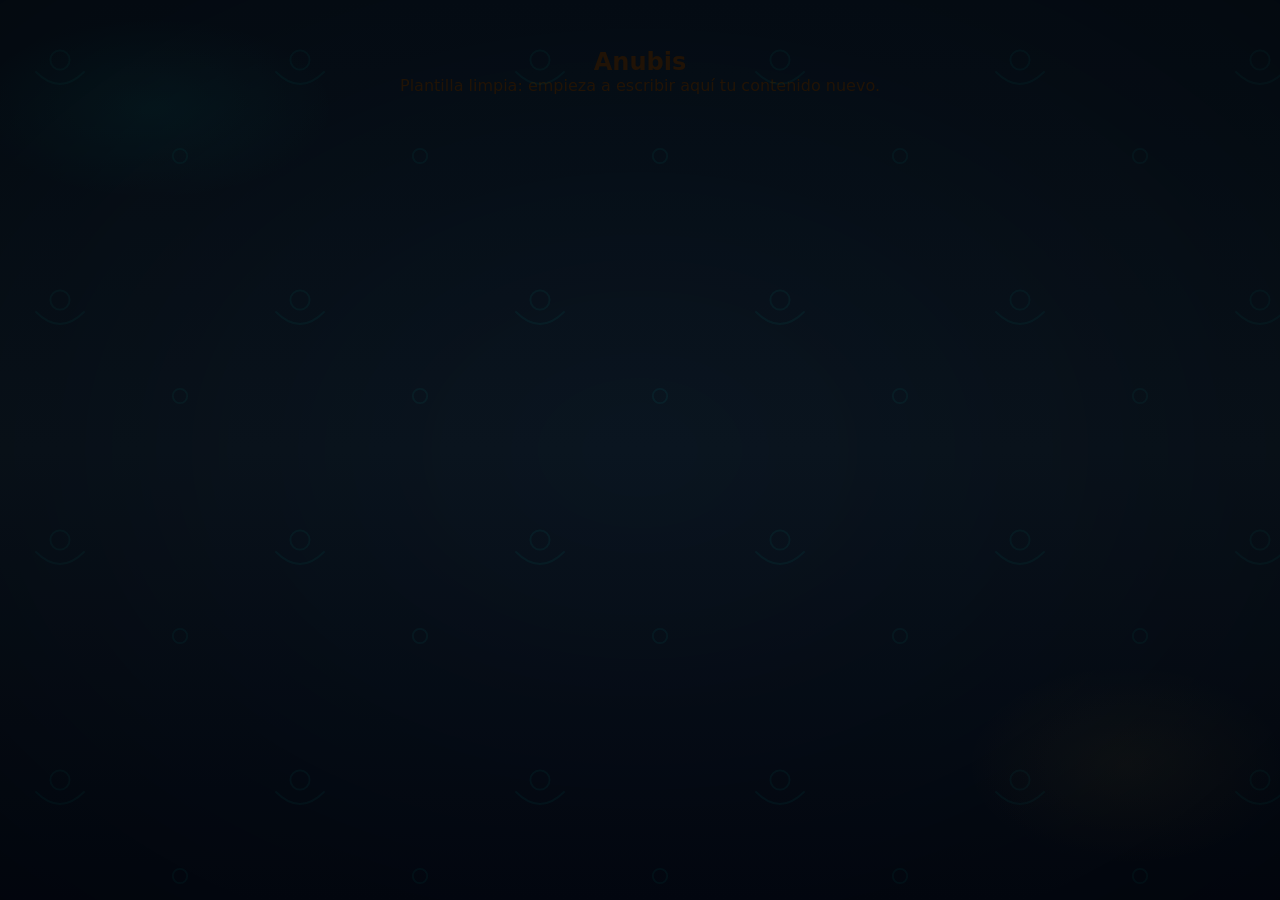
<file: html_dioses/anubis.html>
<!DOCTYPE html>
<!-- Plantilla limpia: archivo reiniciado. Empieza aquí tu nuevo contenido. -->
<html lang="es">
<head>
  <meta charset="utf-8">
  <meta name="viewport" content="width=device-width, initial-scale=1">
  <title>Anubis — Plantilla</title>
  <!-- Enlaza CSS si lo deseas -->
  <link rel="stylesheet" href="anubis.css">
</head>
<body>

  <!-- CONTENIDO: reemplaza este bloque con tu nueva página -->
  <main>
    <section style="padding:48px; text-align:center;">
      <h1>Anubis</h1>
      <p>Plantilla limpia: empieza a escribir aquí tu contenido nuevo.</p>
    </section>
  </main>

</body>
</html>
</file>
<file: css/styles.css>
* {
    margin: 0;
    padding: 0;
    box-sizing: border-box;
}

body {
    font-family: Georgia, 'Times New Roman', Times, serif;
    /* Fondo con imagen y gradiente superpuesto con menos opacidad para más claridad */
    background-image: 
        linear-gradient(135deg, rgba(11, 43, 35, 0.35), rgba(27, 26, 18, 0.35)),
        url('../imagenes/fondo-index.gif');
    background-size: cover;
    background-position: center;
    background-attachment: fixed;
    min-height: 100vh;
    display: flex;
    justify-content: center;
    align-items: center;
    padding: 20px;
}

.container {
    background-color: rgba(255, 255, 255, 0.5); /* color pergamino */
    border-radius: 12px;
    box-shadow: 0 12px 40px rgba(0, 0, 0, 0.45);
    padding: 36px 34px;
    max-width: 680px;
    width: 100%;
    border: 6px solid rgba(184,134,11,0.12);
    position: relative;
}

h1 {
    text-align: center;
    color: #482300; /* marrón oscuro */
    margin-bottom: 6px;
    font-size: 2.6em;
    letter-spacing: 1px;
    font-weight: 700;
}

.subtitle {
    text-align: center;
    color: #6b5b3a;
    margin-bottom: 26px;
    font-size: 1em;
}

.links-section {
    display: flex;
    flex-direction: column;
    gap: 15px;
}

.link-card {
    padding: 16px 22px;
    background-color: rgba(255, 255, 255, 0.5);
    border-left: 8px solid #b8860b; /* dorado */
    border-radius: 10px;
    text-decoration: none;
    color: #5a4a2f;
    cursor: not-allowed;
    transition: all 0.2s ease;
    text-align: left;
    font-weight: 600;
    font-size: 1em;
    box-shadow: 0 6px 18px rgba(0,0,0,0.08);
}

.link-card:hover {
    background: linear-gradient(180deg, rgba(255,250,240,1), #efe1c6);
    border-left-color: #ffd24a;
}

.member-name {
    display: block;
    font-size: 1.05em;
    margin-bottom: 6px;
}

.status {
    font-size: 0.87em;
    color: #8a7860;
}

footer {
    text-align: center;
    margin-top: 30px;
    color: #7a6b55;
    font-size: 0.95em;
}



/* ========================================
   RESPONSIVE DESIGN - DISEÑO ADAPTATIVO
   ========================================
   Esta sección hace que la página se adapte a diferentes tamaños de pantalla
   utilizando Media Queries que detectan el ancho del dispositivo.
   
   CÓMO FUNCIONA:
   - @media (max-width: XXXpx) detecta pantallas más pequeñas que XXX píxeles
   - Dentro de cada media query, redefinimos estilos para ese tamaño específico
   - Las propiedades más comunes a ajustar son: font-size, padding, margin, width
   
   BREAKPOINTS COMUNES (puntos de quiebre):
   - 320px: Móviles pequeños
   - 520px: Móviles medianos
   - 768px: Tablets
   - 1024px: Tablets horizontales / Laptops pequeñas
   - 1200px: Escritorio estándar
   ======================================== */

/* Para pantallas de 520px o menos (móviles) */
@media (max-width: 520px){
    /* Reduce el padding del contenedor para aprovechar más espacio en móvil */
    .container{
        padding: 28px; /* Menos padding que en desktop */
    }
    
    /* Reduce el tamaño de la fuente del título para que quepa mejor */
    h1{
        font-size: 1.8em; /* Más pequeño que los 2.6em originales */
    }
    
    /* OTRAS PROPIEDADES QUE PODRÍAS AGREGAR PARA MEJORAR RESPONSIVE:
    
    .link-card {
        padding: 12px 16px; // Menos padding en tarjetas
        font-size: 0.9em;   // Texto ligeramente más pequeño
    }
    
    .member-name {
        font-size: 0.95em;  // Nombres más pequeños
    }
    
    .subtitle {
        font-size: 0.9em;   // Subtítulo más pequeño
    }
    */
}

/* Para pantallas medianas (tablets) - EJEMPLO DE CÓMO AGREGAR MÁS BREAKPOINTS:

@media (max-width: 768px) and (min-width: 521px) {
    .container {
        padding: 32px;
        max-width: 600px;
    }
    
    h1 {
        font-size: 2.2em;
    }
}
*/

.card-image {
    width: 30%;
    border-radius: 8px;
    margin-top: 10px;
    box-shadow: 0 0 15px rgba(138,43,226,0.4);
    
}
</file>
<file: html_dioses/styles.css>
* {
    margin: 0;
    padding: 0;
    box-sizing: border-box;
}

body {
    font-family: Georgia, 'Times New Roman', Times, serif;
    /* Fondo con imagen y gradiente superpuesto con menos opacidad para más claridad */
    background-image: 
        linear-gradient(135deg, rgba(11, 43, 35, 0.35), rgba(27, 26, 18, 0.35)),
        url('imagenes/fondo.png');
    background-size: cover;
    background-position: center;
    background-attachment: fixed;
    min-height: 100vh;
    display: flex;
    justify-content: center;
    align-items: center;
    padding: 20px;
}

.container {
    background-color: rgba(255, 255, 255, 0.5); /* color pergamino */
    border-radius: 12px;
    box-shadow: 0 12px 40px rgba(0, 0, 0, 0.45);
    padding: 36px 34px;
    max-width: 680px;
    width: 100%;
    border: 6px solid rgba(184,134,11,0.12);
    position: relative;
}

h1 {
    text-align: center;
    color: #482300; /* marrón oscuro */
    margin-bottom: 6px;
    font-size: 2.6em;
    letter-spacing: 1px;
    font-weight: 700;
}

.subtitle {
    text-align: center;
    color: #6b5b3a;
    margin-bottom: 26px;
    font-size: 1em;
}

.links-section {
    display: flex;
    flex-direction: column;
    gap: 15px;
}

.link-card {
    padding: 16px 22px;
    background-color: rgba(255, 255, 255, 0.5);
    border-left: 8px solid #b8860b; /* dorado */
    border-radius: 10px;
    text-decoration: none;
    color: #5a4a2f;
    cursor: not-allowed;
    transition: all 0.2s ease;
    text-align: left;
    font-weight: 600;
    font-size: 1em;
    box-shadow: 0 6px 18px rgba(0,0,0,0.08);
}

.link-card:hover {
    background: linear-gradient(180deg, rgba(255,250,240,1), #efe1c6);
    border-left-color: #ffd24a;
}

.member-name {
    display: block;
    font-size: 1.05em;
    margin-bottom: 6px;
}

.status {
    font-size: 0.87em;
    color: #8a7860;
}

footer {
    text-align: center;
    margin-top: 30px;
    color: #7a6b55;
    font-size: 0.95em;
}



@media (max-width: 520px){
    .container{padding:28px}
    h1{font-size:1.8em}
}
</file>
<file: css/anubis.css>
/* ANUBIS.CSS
   Estilos para la página de Anubis - Tema oscuro con toques dorados
   Styles for Anubis page - Dark theme with gold touches
   */

/* Reset básico para empezar limpio - quita márgenes y espacios por defecto
   Basic reset to start clean - removes default margins and spacing */
* { 
  box-sizing: border-box; /* Incluye padding y border en el tamaño total del elemento / Includes padding and border in total element size */
  margin: 0; /* Sin márgenes externos / No outer margins */
  padding: 0; /* Sin relleno interno / No inner padding */
}

/* Config general del sitio - aplica a toda la página
   General site config - applies to entire page */
html, body { 
  height: 100%; /* Ocupa toda la altura de la ventana / Takes full window height */
  font-family: system-ui, -apple-system, "Segoe UI", Roboto, Arial; /* Usa las fuentes del sistema para mejor rendimiento / Uses system fonts for better performance */
  background: #0b0b0b; /* Fondo casi negro para el tema oscuro / Almost black background for dark theme */
  color: #efe9d6; /* Texto beige claro, fácil de leer sobre fondo oscuro / Light beige text, easy to read on dark background */
  line-height: 1.5; /* Espaciado entre líneas para mejor legibilidad / Line spacing for better readability */
}

/* Variables para ajustar fácil el diseño - se pueden cambiar una vez y afectan todo
   Variables to easily adjust layout - change once and affects everything */
:root {
  --side-width: 20vw; /* Ancho de imágenes laterales en porcentaje del viewport / Side images width as viewport percentage */
  --side-min: 140px; /* Ancho mínimo de imágenes laterales / Minimum width for side images */
  --side-max: 360px; /* Ancho máximo de imágenes laterales / Maximum width for side images */
  --content-max: 1100px; /* Ancho máximo del contenido central / Maximum width for central content */
  --content-gap: 1rem; /* Separación entre contenido e imágenes / Gap between content and images */
}

/* El body tiene padding para dejar espacio a las imágenes laterales
   The body has padding to leave space for side images */
body {
  padding-left: calc(clamp(var(--side-min), var(--side-width), var(--side-max)) + var(--content-gap)); /* Calcula espacio izquierdo dinámicamente / Calculates left space dynamically */
  padding-right: calc(clamp(var(--side-min), var(--side-width), var(--side-max)) + var(--content-gap)); /* Calcula espacio derecho dinámicamente / Calculates right space dynamically */
  min-height: 100vh; /* Mínimo la altura completa de la pantalla / Minimum full screen height */
}

/* Las imágenes laterales - quedan fijas mientras scrolleas
   Side images - stay fixed while you scroll */
.side {
  position: fixed; /* Posición fija, no se mueve con el scroll / Fixed position, doesn't move with scroll */
  top: 0; /* Pegado arriba / Stuck to top */
  height: 100vh; /* Altura completa de la ventana / Full window height */
  width: clamp(var(--side-min), var(--side-width), var(--side-max)); /* Ancho flexible entre mínimo y máximo / Flexible width between min and max */
  background-size: cover; /* La imagen cubre todo el espacio / Image covers entire space */
  background-position: center; /* Imagen centrada / Centered image */
  background-repeat: no-repeat; /* No repetir la imagen / Don't repeat image */
  z-index: 0; /* Por detrás del contenido / Behind the content */
  pointer-events: none; /* No interfiere con clics del mouse / Doesn't interfere with mouse clicks */
  filter: saturate(.95) contrast(.95); /* Colores ligeramente más opacos / Slightly muted colors */
}

.side-left {
  left: 0; /* Pegado al borde izquierdo / Stuck to left edge */
  background-image: url('../imagenes/anubis/anubisnoche.gif'); /* GIF de Anubis nocturno / Nighttime Anubis GIF */
  background-position: left center; /* Alineado a la izquierda verticalmente centrado / Left-aligned, vertically centered */
  box-shadow: inset -140px 0 140px -100px rgba(0,0,0,0.65); /* Sombra interior que crea fade hacia la derecha / Inner shadow creates fade to the right */
}

.side-right {
  right: 0; /* Pegado al borde derecho / Stuck to right edge */
  background-image: url('../imagenes/anubis/anubisdia.gif'); /* GIF de Anubis diurno / Daytime Anubis GIF */
  background-position: right center; /* Alineado a la derecha verticalmente centrado / Right-aligned, vertically centered */
  box-shadow: inset 140px 0 140px -100px rgba(0,0,0,0.65); /* Sombra interior que crea fade hacia la izquierda / Inner shadow creates fade to the left */
}

/* Efecto de reflejo abajo de las imágenes - usa un pseudo-elemento
   Reflection effect below images - uses a pseudo-element */
.side::after {
  content: ""; /* Crea contenido vacío, necesario para que aparezca el pseudo-elemento / Creates empty content, needed for pseudo-element to appear */
  position: absolute; /* Se posiciona respecto al contenedor padre .side / Positioned relative to parent .side container */
  left: 0; /* Empieza desde el borde izquierdo / Starts from left edge */
  right: 0; /* Termina en el borde derecho / Ends at right edge */
  bottom: -30%; /* Se coloca 30% abajo del contenedor / Positioned 30% below container */
  height: 60%; /* Ocupa 60% de altura / Takes up 60% height */
  background-image: inherit; /* Hereda la misma imagen del padre / Inherits same image from parent */
  background-size: cover; /* Cubre todo el espacio / Covers entire space */
  background-position: inherit; /* Hereda la posición del padre / Inherits position from parent */
  transform: scaleY(-1) translateY(10%); /* Voltea verticalmente (reflejo) y mueve un poco / Flips vertically (reflection) and moves slightly */
  filter: blur(8px) saturate(.7); /* Desenfoque de 8px y menos saturación / 8px blur and less saturation */
  opacity: 0.12; /* Muy transparente, apenas visible / Very transparent, barely visible */
  mask-image: linear-gradient(to bottom, rgba(0,0,0,0.6), rgba(0,0,0,0)); /* Gradiente que hace fade de arriba a abajo / Gradient that fades from top to bottom */
  pointer-events: none; /* No interfiere con eventos del mouse / Doesn't interfere with mouse events */
}

/* Botones - estilo general para los enlaces tipo botón
   Buttons - general style for button-like links */
.btn {
  display: inline-block; /* Se comporta como bloque pero en línea con el texto / Behaves as block but inline with text */
  background: transparent; /* Fondo transparente / Transparent background */
  color: #f2d16b; /* Color dorado para el texto / Gold color for text */
  padding: 0.45rem 0.8rem; /* Espaciado interno: arriba/abajo 0.45rem, izq/der 0.8rem / Internal spacing: top/bottom 0.45rem, left/right 0.8rem */
  border-radius: 8px; /* Esquinas redondeadas / Rounded corners */
  text-decoration: none; /* Sin subrayado de enlace / No link underline */
  border: 1px solid rgba(242,209,107,0.12); /* Borde dorado muy sutil / Very subtle gold border */
  transition: background .18s ease, transform .18s ease; /* Transición suave en hover / Smooth transition on hover */
}

.btn:hover { 
  background: rgba(242,209,107,0.06); /* Fondo dorado muy tenue al pasar el mouse / Very faint gold background on mouse over */
  transform: translateY(-3px); /* Se mueve 3px hacia arriba / Moves 3px upward */
}

/* Header sticky que se queda arriba - siempre visible al hacer scroll
   Sticky header that stays on top - always visible when scrolling */
.site-header {
  padding: 1rem; /* Espaciado interno de 1rem por todos lados / 1rem internal spacing on all sides */
  border-bottom: 1px solid rgba(255,255,255,0.02); /* Línea sutil en la parte de abajo / Subtle line at the bottom */
  position: sticky; /* Se queda fijo al hacer scroll / Stays fixed when scrolling */
  top: 0; /* Se pega arriba de la pantalla / Sticks to top of screen */
  background: linear-gradient(180deg, rgba(11,11,11,0.95), rgba(11,11,11,0.9)); /* Gradiente oscuro con transparencia / Dark gradient with transparency */
  z-index: 3; /* Por encima de casi todo / Above almost everything */
  display: flex; /* Usa flexbox para alinear / Uses flexbox for alignment */
  justify-content: center; /* Centra el contenido horizontalmente / Centers content horizontally */
}

.header-inner {
  width: 100%; /* Ocupa todo el ancho disponible / Takes full available width */
  max-width: var(--content-max); /* No pasa del ancho máximo definido / Doesn't exceed defined max width */
  padding: 0 1rem; /* Espaciado horizontal / Horizontal spacing */
  display: flex; /* Flexbox para organizar título y nav / Flexbox to organize title and nav */
  align-items: center; /* Alinea verticalmente al centro / Vertically aligns to center */
  justify-content: space-between; /* Separa título y nav a los extremos / Separates title and nav to extremes */
}

.title-block { 
  display: flex; /* Flexbox para organizar título y subtítulo / Flexbox to organize title and subtitle */
  flex-direction: column; /* Los apila verticalmente / Stacks them vertically */
}

.title-block h1 { 
  font-size: 1.6rem; /* Tamaño grande para el título / Large size for title */
  color: #f2d16b; /* Color dorado / Gold color */
}

.subtitle { 
  color: #cfc3a0; /* Dorado más claro que el título / Lighter gold than title */
  font-size: 0.95rem; /* Un poco más chico que el título / Bit smaller than title */
  margin-top: 0.25rem; /* Pequeño espacio arriba / Small space on top */
}

/* Nav menu - menú de navegación principal
   Nav menu - main navigation menu */
.main-nav {
  display: flex; /* Flexbox para colocar los links en fila / Flexbox to place links in a row */
  gap: 0.6rem; /* Espacio entre cada link / Space between each link */
  align-items: center; /* Alinea verticalmente al centro / Vertically aligns to center */
}

.nav-link { 
  color: #d9c98f; /* Color dorado claro / Light gold color */
  text-decoration: none; /* Sin subrayado / No underline */
  padding: 0.4rem 0.7rem; /* Relleno interno para hacer el área clickeable más grande / Internal padding to make clickable area bigger */
  border-radius: 6px; /* Esquinas suavemente redondeadas / Softly rounded corners */
  transition: background .15s ease; /* Transición suave del fondo / Smooth background transition */
}

.nav-link:hover { 
  background: rgba(255,255,255,0.02); /* Fondo muy sutil al pasar el mouse / Very subtle background on hover */
  color: #fff; /* El texto se vuelve blanco / Text becomes white */
}

/* Contenedor principal - donde va todo el contenido importante
   Main container - where all important content goes */
main {
  width: 100%; /* Ocupa todo el ancho disponible / Takes all available width */
  max-width: var(--content-max); /* Pero no pasa del máximo / But doesn't exceed maximum */
  margin: 1rem auto; /* 1rem arriba/abajo, centrado horizontal / 1rem top/bottom, horizontally centered */
  padding: 0 1rem; /* Espaciado horizontal / Horizontal spacing */
  position: relative; /* Permite usar z-index / Allows using z-index */
  z-index: 2; /* Por encima de las imágenes laterales / Above side images */
  box-sizing: border-box; /* Incluye padding en el ancho total / Includes padding in total width */
}

/* Secciones generales - cada bloque de contenido
   General sections - each content block */
.section { 
  padding: 1rem; /* Espaciado interno / Internal spacing */
  margin-bottom: 1rem; /* Espacio abajo para separar secciones / Bottom space to separate sections */
  border-radius: 8px; /* Bordes redondeados / Rounded borders */
  background: linear-gradient(180deg, rgba(255,255,255,0.01), transparent); /* Gradiente muy sutil de arriba a abajo / Very subtle gradient from top to bottom */
  border: 1px solid rgba(255,255,255,0.02); /* Borde apenas visible / Barely visible border */
}

.section h2 { 
  color: #f7e4a8; /* Dorado claro para títulos de sección / Light gold for section titles */
  margin-bottom: 0.6rem; /* Espacio abajo del título / Space below title */
}

/* Grid de tarjetas - organiza las tarjetas en columnas
   Cards grid - organizes cards in columns */
.cards-grid {
  display: grid; /* Usa CSS Grid para crear columnas / Uses CSS Grid to create columns */
  grid-template-columns: repeat(2, 1fr); /* 2 columnas iguales / 2 equal columns */
  gap: 1rem; /* Espacio entre tarjetas / Space between cards */
  margin-top: 0.8rem; /* Espacio arriba del grid / Space above grid */
}

/* Cada tarjeta - muestra un lugar o artefacto
   Each card - shows a place or artifact */
.card {
  display: flex; /* Flexbox para poner imagen y texto lado a lado / Flexbox to put image and text side by side */
  gap: 1rem; /* Espacio entre imagen y texto / Space between image and text */
  align-items: flex-start; /* Alinea arriba / Aligns to top */
  background: rgba(255,255,255,0.01); /* Fondo apenas visible / Barely visible background */
  padding: 0.9rem; /* Espaciado interno / Internal spacing */
  border-radius: 10px; /* Esquinas bien redondeadas / Well rounded corners */
  border: 1px solid rgba(255,255,255,0.02); /* Borde sutil / Subtle border */
  transition: transform .16s ease, box-shadow .16s ease, border-color .16s ease; /* Transiciones suaves para el hover / Smooth transitions for hover */
}

.card-image {
  flex: 0 0 120px; /* No crece, no encoge, siempre 120px de ancho / Doesn't grow, doesn't shrink, always 120px wide */
  height: 80px; /* Altura fija / Fixed height */
  overflow: hidden; /* Oculta lo que se sale del contenedor / Hides what goes outside container */
  border-radius: 8px; /* Esquinas redondeadas / Rounded corners */
  background: linear-gradient(180deg, rgba(255,255,255,0.02), rgba(255,255,255,0.01)); /* Gradiente sutil de fondo / Subtle background gradient */
  display: flex; /* Flexbox para centrar la imagen / Flexbox to center image */
  align-items: center; /* Centra verticalmente / Centers vertically */
  justify-content: center; /* Centra horizontalmente / Centers horizontally */
  border: 1px solid rgba(255,255,255,0.02); /* Borde sutil / Subtle border */
}

.card-image img {
  width: 100%; /* Ocupa todo el ancho del contenedor / Takes full container width */
  height: 100%; /* Ocupa toda la altura del contenedor / Takes full container height */
  object-fit: cover; /* Recorta la imagen para que llene sin deformar / Crops image to fill without distorting */
  display: block; /* Quita espacio extra abajo de la imagen / Removes extra space below image */
}

.card-body { 
  flex: 1 1 auto; /* Crece para ocupar el espacio restante / Grows to occupy remaining space */
}

.card-title { 
  color: #f2d16b; /* Color dorado / Gold color */
  font-size: 1rem; /* Tamaño estándar / Standard size */
  margin-bottom: 0.35rem; /* Pequeño espacio antes de la descripción / Small space before description */
}

.card-desc { 
  color: #d6caa3; /* Dorado más claro para la descripción / Lighter gold for description */
  font-size: 0.95rem; /* Un poquito más chico / A bit smaller */
}

/* Hover de las tarjetas - efecto al pasar el mouse
   Card hover - effect when mouse passes over */
.card:hover {
  transform: translateY(-6px); /* Se eleva 6px / Lifts 6px */
  box-shadow: 0 12px 30px rgba(0,0,0,0.6); /* Sombra grande abajo / Large shadow below */
  border-color: rgba(242,209,107,0.12); /* El borde se hace más visible / Border becomes more visible */
}

.atlas-intro {
  color: #d6caa3; /* Color dorado claro / Light gold color */
  font-size: 0.95rem; /* Tamaño un poco reducido / Slightly reduced size */
}

.aside-block { 
  padding: 1rem; /* Espaciado interno / Internal spacing */
}

/* Footer - pie de página con mis datos
   Footer - page footer with my info */
.site-footer {
  margin-top: 1.2rem; /* Espacio arriba para separar del contenido / Top space to separate from content */
  padding: 1rem; /* Espaciado interno / Internal spacing */
  border-top: 1px solid rgba(255,255,255,0.02); /* Línea sutil arriba / Subtle line on top */
  background: transparent; /* Sin fondo / No background */
  position: relative; /* Permite z-index / Allows z-index */
  z-index: 2; /* Por encima de imágenes laterales / Above side images */
}

.footer-inner { 
  max-width: var(--content-max); /* Ancho máximo / Maximum width */
  margin: 0 auto; /* Centrado horizontal / Horizontally centered */
  color: #cfc3a0; /* Color dorado claro / Light gold color */
  display: flex; /* Flexbox para organizar / Flexbox to organize */
  flex-direction: column; /* Elementos apilados verticalmente / Elements stacked vertically */
  gap: 0.4rem; /* Espacio entre elementos / Space between elements */
  padding: 0 1rem; /* Espaciado horizontal / Horizontal spacing */
}

/* RESPONSIVE - Adaptaciones para diferentes tamaños de pantalla
   RESPONSIVE - Adaptations for different screen sizes */

/* Pantallas grandes (monitores) - para PCs con monitores grandes
   Large screens (monitors) - for PCs with big monitors */
@media (min-width: 1400px) {
  .poster { 
    height: 420px; /* Más alto en pantallas grandes / Taller on large screens */
  }
  
  .poster-title { 
    font-size: 2.4rem; /* Título más grande / Bigger title */
  }
}

/* Desktops normales - para computadoras de escritorio estándar
   Normal desktops - for standard desktop computers */
@media (min-width: 1100px) {
  .cards-grid { 
    grid-template-columns: repeat(4, 1fr); /* 4 columnas de tarjetas / 4 card columns */
  }
}

/* Tablets y laptops chicas - pantallas medianas
   Tablets and small laptops - medium screens */
@media (max-width: 900px) {
  .cards-grid { 
    grid-template-columns: repeat(2, 1fr); /* Solo 2 columnas / Only 2 columns */
  }
  
  .main-nav { 
    justify-content: center; /* Nav centrado / Centered nav */
    flex-wrap: wrap; /* Permite que bajen de línea / Allows wrapping */
    gap: 0.4rem; /* Menos espacio entre links / Less space between links */
  }
  
  :root { 
    --side-width: 18vw; /* Imágenes laterales más angostas / Narrower side images */
    --side-max: 260px; /* Reducción del ancho máximo / Reduced max width */
  }
  
  body {
    padding-left: calc(clamp(var(--side-min), var(--side-width), var(--side-max)) + 0.8rem); /* Recalcula padding / Recalculates padding */
    padding-right: calc(clamp(var(--side-min), var(--side-width), var(--side-max)) + 0.8rem); /* Recalcula padding / Recalculates padding */
  }
}

/* Tablets y móviles grandes - pantallas chicas
   Tablets and large mobiles - small screens */
@media (max-width: 720px) {
  .side { 
    display: none; /* Oculta imágenes laterales / Hides side images */
  }
  
  body { 
    padding-left: 1rem; /* Padding mínimo / Minimum padding */
    padding-right: 1rem; /* Padding mínimo / Minimum padding */
  }
  
  main { 
    margin: 1rem auto; /* Margen estándar / Standard margin */
  }
}

/* Móviles - celulares
   Mobiles - cell phones */
@media (max-width: 520px) {
  .header-inner { 
    flex-direction: column; /* Header en vertical / Vertical header */
    align-items: flex-start; /* Alineado a la izquierda / Left aligned */
    gap: 0.4rem; /* Espacio entre elementos / Space between elements */
  }
  
  .cards-grid { 
    grid-template-columns: 1fr; /* Solo 1 columna / Only 1 column */
  }
  
  .card { 
    flex-direction: row; /* Imagen y texto en fila / Image and text in row */
    gap: 0.75rem; /* Espacio entre imagen y texto / Space between image and text */
  }
  
  .card-image { 
    flex: 0 0 100px; /* Imagen más chica / Smaller image */
    height: 70px; /* Menos altura / Less height */
  }
  
  .title-block h1 { 
    font-size: 1.25rem; /* Título más pequeño / Smaller title */
  }
  
  .subtitle { 
    font-size: 0.9rem; /* Subtítulo más pequeño / Smaller subtitle */
  }
}
</file>
<file: css/carnior.css>
/* RESET */
* {
    margin: 0;
    padding: 0;
    box-sizing: border-box;
}

/* ===========================
    FONDO
=========================== */
body {
    font-family: Arial, sans-serif;
    color: white;

    background-image: url("../imagenes/carnior/body-carnior.jpg");
    background-size: cover;
    background-repeat: no-repeat;
    background-position: center top;
    background-attachment: fixed;

    display: flex;
    flex-direction: column;
    align-items: center;
}

/* ===========================
    HEADER
=========================== */
header {
    width: 100%;
    max-width: 1200px;
    padding: 40px;
    text-shadow: 0 0 20px rgb(255, 255, 255);
}

h1 {
    font-size: 80px;
    color: rgb(202, 158, 0);
}

h2 {
    margin-top: -15px;
    margin-left: 5px;
    font-size: 35px;
    color: white;
}

/* ===========================
    NAVEGACIÓN
=========================== */
nav {
    width: 100%;
    max-width: 1200px;

    background: rgba(0, 0, 0, 0.7);
    padding: 15px;
    position: sticky;
    top: 0;
    backdrop-filter: blur(4px);
}

nav ul {
    display: flex;
    gap: 25px;
    list-style: none;
}

nav a {
    color: rgb(255, 230, 150);
    text-decoration: none;
    font-size: 20px;
}

nav a:hover {
    color: white;
}

/* ===========================
    CONTENEDOR DOS COLUMNAS
=========================== */
.contenedor {
    width: 100%;
    max-width: 1200px;

    display: grid;
    grid-template-columns: 2fr 1fr;
    gap: 30px;

    padding: 40px;
}

/* ===========================
    MAIN SECTIONS
=========================== */
section {
    margin-bottom: 50px;
    padding: 25px;
    background: rgba(0, 0, 0, 0.45);
    border-left: 4px solid rgb(202, 158, 0);
    border-radius: 10px;
    backdrop-filter: blur(4px);
}

section h3 {
    font-size: 28px;
    margin-bottom: 10px;
    color: rgb(255, 210, 60);
}

/* GRID DE TARJETAS DEL ATLAS */
.grid-atlas {
    margin-top: 20px;
    display: grid;
    grid-template-columns: repeat(auto-fill, minmax(220px, 1fr));
    gap: 20px;
}

.card {
    padding: 20px;
    background: rgba(255, 255, 255, 0.1);
    border: 2px solid rgba(255, 210, 60, 0.4);
    border-radius: 10px;
    transition: 0.3s;
}

.card:hover {
    background: rgba(255, 210, 60, 0.2);
    transform: scale(1.03);
}

.card h4 {
    color: rgb(255, 210, 60);
    margin-bottom: 5px;
    font-size: 20px;
}

/* ===========================
    ASIDE
=========================== */
aside {
    background: rgba(0, 0, 0, 0.55);
    padding: 25px;
    border-radius: 10px;
    border: 2px solid rgba(255, 210, 60, 0.6);

    height: fit-content;
    position: sticky;
    top: 100px;
}

aside h3 {
    font-size: 26px;
    margin-bottom: 10px;
    color: rgb(255, 210, 60);
}

aside ul {
    margin-left: 20px;
    margin-bottom: 20px;
}

/* ===========================
    FOOTER
=========================== */
footer {
    margin-top: 40px;
    padding: 20px;
    text-align: center;
    background: rgba(0, 0, 0, 0.7);
    font-size: 18px;
    width: 100%;
    color: white;
}

footer a {
    color: rgb(255, 210, 60);
    text-decoration: none;
}

footer a:hover {
    color: white;
}

/* ===========================
    RESPONSIVE DESIGN - DISEÑO ADAPTATIVO
    ===========================
    
    Esta sección hace que Carnior se adapte a diferentes dispositivos.
    Carnior NO tiene media queries aún, pero DEBERÍA tenerlas.
    
    CÓMO AGREGAR RESPONSIVE A CARNIOR:
    
    El diseño actual usa:
    - Grid de dos columnas (.contenedor)
    - Grid de tarjetas (grid-atlas)
    - Aside fijo (sticky)
    
    PROBLEMAS EN MÓVILES SIN RESPONSIVE:
    1. Las dos columnas quedarían muy apretadas
    2. Las tarjetas serían muy pequeñas
    3. El texto sería difícil de leer
    4. El aside ocuparía mucho espacio
    
    SOLUCIÓN - AGREGAR ESTOS MEDIA QUERIES:
=========================== */

/* EJEMPLO: Para tablets (hasta 900px)
@media (max-width: 900px) {
    // Cambia grid de 2 columnas a 1 columna
    .contenedor {
        grid-template-columns: 1fr;  // Una sola columna
        padding: 20px;               // Menos padding
    }
    
    // El aside ya no es sticky, se vuelve normal
    aside {
        position: relative;  // Ya no sticky
        top: auto;           // Resetea posición
    }
    
    // Títulos más pequeños
    h1 {
        font-size: 60px;  // Reduce de 80px
    }
    
    h2 {
        font-size: 28px;  // Reduce de 35px
    }
    
    // Tarjetas más grandes en grid
    .grid-atlas {
        grid-template-columns: repeat(auto-fill, minmax(180px, 1fr));
    }
}
*/

/* EJEMPLO: Para móviles (hasta 600px)
@media (max-width: 600px) {
    // Padding mínimo
    .contenedor {
        padding: 15px;
    }
    
    header {
        padding: 20px;  // Reduce de 40px
    }
    
    // Títulos aún más pequeños
    h1 {
        font-size: 40px;  // Más pequeño para móviles
    }
    
    h2 {
        font-size: 22px;
    }
    
    // Navegación vertical
    nav ul {
        flex-direction: column;  // Cambia a vertical
        align-items: center;     // Centra elementos
        gap: 10px;
    }
    
    nav a {
        font-size: 16px;  // Texto más pequeño
    }
    
    // Una sola columna de tarjetas
    .grid-atlas {
        grid-template-columns: 1fr;  // 1 columna completa
        gap: 15px;
    }
    
    // Secciones más compactas
    section {
        padding: 15px;
        margin-bottom: 30px;
    }
    
    section h3 {
        font-size: 22px;  // Reduce de 28px
    }
}
*/

/* EJEMPLO: Para móviles muy pequeños (hasta 400px)
@media (max-width: 400px) {
    h1 {
        font-size: 32px;  // Título muy pequeño
    }
    
    h2 {
        font-size: 18px;
    }
    
    nav a {
        font-size: 14px;
        padding: 10px 15px;
    }
    
    .contenedor {
        padding: 10px;
    }
}
*/

/* 
RESUMEN DE PROPIEDADES CLAVE PARA RESPONSIVE:
- grid-template-columns: Cambia número de columnas
- flex-direction: Cambia orientación (row/column)
- font-size: Reduce tamaños de texto
- padding/margin: Reduce espaciado
- position: Cambia de fixed/sticky a relative
- display: Puede ocultar/mostrar elementos
*/
</file>
<file: css/styles_Odin.css>
/* -------------------------------------------------- */
/* VARIABLES AND RESET
/* -------------------------------------------------- */
:root {
--color-fondo: #0f1115; 
--color-fondo-sec: #161b22; 
--color-texto: #c9d1d9; 
--color-oro: #d4af37; 
--color-acero: #8b9bb4; 
--color-borde: #30363d; 
}

* { 
margin: 0;
padding: 0;
box-sizing: border-box;
}

body {
font-family: 'Noto Sans', sans-serif;
background-color: var(--color-fondo);
color: var(--color-texto);
line-height: 1.6;
}

h1, h2, h3 {
font-family: 'Cinzel', serif; 
color: var(--color-oro);
margin-bottom: 0.5rem;
}

/* -------------------------------------------------- */
/* HEADING AND NAVIGATION */
/* -------------------------------------------------- */
.header-principal {
background-color: var(--color-fondo-sec);
padding: 2rem 1rem;
text-align: center;
border-bottom: 3px solid var(--color-oro);

background-image: url(../imagenes/odin/banner2.gif);
background-size: cover;
background-position: center;
background-repeat: no-repeat;

min-height: 450px;
position: relative;
padding: 20px;

}

.titulo-mundo {
font-size: 7rem;
letter-spacing: 5px;
text-transform: uppercase;
position:relative;
top: 150px;
left: 20px;
}

.subtitulo-mundo {
color: var(--color-texto);
font-style: italic;
margin-bottom: 1.5rem;
position: relative;
top: 100px;
left: 20px;
}

.navegacion ul {
list-style: none;
display: flex;
justify-content: center;
gap: 1rem;
flex-wrap: wrap;
position: relative;
top: 190px;
left: -10px;
}

.navegacion ul li a.btn-nav{
color: #303846;
font-size: 0.8rem;
font-weight: bold;
text-transform: uppercase;
}

/* Navigation buttons */
.btn-nav {
text-decoration: none;
color: var(--color-texto);
padding: 0.5rem 1rem;
border: 1px solid var(--color-oro);
border-radius: 5px;
transition: all 0.3s ease;
text-transform: uppercase;
font-size: 0.8rem;
font-weight: bold;
background-color: #748299;
}

/* hover effect */
.btn-nav:hover {
background-color: var(--color-oro);
color: var(--color-fondo);
box-shadow: 0 0 10px rgba(212, 175, 55, 0.5);
}

/* -------------------------------------------------- */
/* MAIN STRUCTURE */
/* -------------------------------------------------- */
main {
padding-bottom: 2rem;
}

.contenido-ancho {
max-width: 1200px;
margin: 0 auto;
padding: 0 1rem;
}

section {
padding: 3rem 0;
border-bottom: 1px solid var(--color-borde);
}

.desc-seccion {
margin-bottom: 2rem;
font-size: 1.1rem;
}

/* -------------------------------------------------- */
/* CARDS */
/* -------------------------------------------------- */
.grid-atlas {
display: grid;
grid-template-columns: 1fr; 
gap: 1.5rem;
}

.tarjeta {
background-color: var(--color-fondo-sec);
border: 1px solid var(--color-borde);
padding: 1.5rem;
border-radius: 8px;
transition: transform 0.2s;
display: flex;
flex-direction: column;
align-items: center;
text-align: center;
}

.tarjeta:hover {
transform: translateY(-5px);
/* border-color: var(--color-oro); */
box-shadow: 0 0 20px var(--color-oro);
}

.tarjeta img{
max-width: 100%;
border-radius: 15px;
margin-top: 15px;
}

/* -------------------------------------------------- */
/* RULES */
/* -------------------------------------------------- */
.lista-reglas {
list-style:georgian;
padding: 1rem;
padding-left: 2.5rem;
background-color: rgba(212, 175, 55, 0.05); 
border-left: 4px solid var(--color-oro);
}

.lista-reglas li {
margin-bottom: 1rem;
padding-bottom: 1rem;
border-bottom: 1px solid var(--color-borde);
}

.lista-reglas li:last-child {
border-bottom: none;
}

.curiosidades {
max-width: 800px;
margin: 2rem auto;
text-align: center;
padding: 1rem;
font-style: italic;
color: var(--color-acero);
}

/* -------------------------------------------------- */
/* FOOTER
/* -------------------------------------------------- */
.pie-pagina {
background-color: black;
padding: 2rem;
text-align: center;
font-size: 0.9rem;
border-top: 2px solid var(--color-oro);
}

.enlaces-externos {
margin-top: 1rem;
display: flex;
justify-content: center;
gap: 1rem;
}

.btn-link {
color: var(--color-oro);
text-decoration: none;
border-bottom: 1px dotted var(--color-oro);
}

.btn-link:hover {
color: white;
}

/* -------------------------------------------------- */
/* MOBILE
/* -------------------------------------------------- */

@media (min-width: 768px) {
.grid-atlas {
grid-template-columns: repeat(2, 1fr); 
}

.header-principal {
display: flex; 
justify-content: space-between;
align-items: center; 
text-align: left; 
padding: 1rem 3rem; 
}

.navegacion ul {
gap: 2rem; 
}
}

@media (min-width: 1024px) {
.grid-atlas {
grid-template-columns: repeat(4, 1fr); 
}
}

@keyframes flotar {
0% { transform: translateY(0px); }
50% { transform: translateY(-5px); }
100% { transform: translateY(0px); }
}
</file>
<file: css/staly2.css>
/* Reset básico */
* {
    margin: 0;
    padding: 0;
    box-sizing: border-box;
}

/* Body */
body {
    font-family: 'Cinzel', serif; /* Tipografía con toque místico */
    background: radial-gradient(circle at top, #1b2735, #090a0f); /* Fondo estelar y misterioso */
    color: #e0e0f8;
    line-height: 1.7;
    font-size: 16px;
    overflow-x: hidden;
}

/* Header */
header {
    text-align: center;
    padding: 60px 20px 40px 20px;
    background: linear-gradient(135deg, rgba(72,61,139,0.8), rgba(123,104,238,0.7));
    backdrop-filter: blur(5px);
    box-shadow: 0 0 50px rgba(123,104,238,0.7) inset;
}

header h1 {
    font-size: 3rem;
    color: #fff;
    text-shadow: 0 0 20px #ffda44, 0 0 40px #8a2be2;
    margin-bottom: 15px;
    
}

header h2 {
    font-size: 1.2rem;
    max-width: 900px;
    margin: 0 auto 20px;
    line-height: 1.5;
    color: #dcdcff;
    text-shadow: 0 0 10px #8a2be2;
}

header img {
    
    max-width: 800px;
    margin-top: 20px;
    filter: drop-shadow(0 0 20px #ffda44);
    border-radius: 10PX;
}

/* Navigation */
nav {
    display: flex;
    justify-content: center;
    flex-wrap: wrap;
    padding: 15px 0;
    background: rgba(28, 63, 149, 0.8);
    backdrop-filter: blur(8px);
    box-shadow: 0 0 20px rgba(123,104,238,0.6) inset;
}

nav a {
    color: #fff;
    text-decoration: none;
    margin: 10px 20px;
    font-weight: bold;
    font-size: 1.1rem;
    padding: 8px 15px;
    border-radius: 10px;
    transition: 0.4s;
}

nav a:hover {
    color: #ffda44;
    text-shadow: 0 0 15px #ffda44;
    background: rgba(255,255,255,0.05);
}

/* Main content */
main {
    max-width: 1200px;
    margin: 50px auto;
    padding: 0 20px;
}

/* Sections */
section {
    margin-bottom: 60px;
    padding: 30px;
    background: rgba(72,61,139,0.2);
    border-radius: 20px;
    box-shadow: 0 0 40px rgba(123,104,238,0.3);
    backdrop-filter: blur(8px);
}

section h1 {
    color: #ffda44;
    font-size: 2.2rem;
    text-align: center;
    margin-bottom: 20px;
    text-shadow: 0 0 20px #ffda44, 0 0 40px #8a2be2;
}

section p, section li {
    font-size: 1.05rem;
    color: #e0e0f8;
}

/* Catálogo en rejilla */
#CATALOGO {
    display: grid;
    grid-template-columns: repeat(auto-fit, minmax(300px, 1fr));
    gap: 30px;
    margin-top: 30px;
}

/* Tarjetas */
.tarjeta {
    background: rgba(72,61,139,0.15);
    padding: 25px;
    border-radius: 25px;
    box-shadow: 0 0 30px rgba(123,104,238,0.5);
    transition: transform 0.5s, box-shadow 0.5s;
    backdrop-filter: blur(10px);
}

.tarjeta:hover {
    transform: translateY(-10px) rotateX(5deg);
    box-shadow: 0 0 60px rgba(255,218,68,0.7), 0 0 30px rgba(138,43,226,0.5);
}

.tarjeta h3 {
    color: #ffda44;
    text-shadow: 0 0 15px #ffda44;
    margin-bottom: 15px;
}

.tarjeta img {
    max-width: 100%;
    border-radius: 15px;
    margin-top: 15px;
    box-shadow: 0 0 20px rgba(138,43,226,0.5);
}

/* Lists */
ol, ul {
    margin-left: 25px;
    margin-bottom: 20px;
}

/* Footer */
footer {
    background: rgba(28, 63, 149, 0.8);
    color: #fff;
    text-align: center;
    padding: 25px 10px;
    backdrop-filter: blur(10px);
    box-shadow: 0 0 30px rgba(123,104,238,0.5) inset;
}

footer a {
    color: #ffda44;
    text-decoration: none;
    margin-left: 10px;
}

footer a:hover {
    text-shadow: 0 0 15px #ffda44;
}

/* ========================================
   RESPONSIVE DESIGN - DISEÑO ADAPTATIVO
   ========================================
   Esta sección hace que la página de Jainer se adapte a diferentes tamaños de pantalla.
   
   CÓMO FUNCIONA:
   - @media (max-width: 768px) detecta dispositivos con pantallas de 768px o menos (tablets y móviles)
   - Dentro del media query, reajustamos elementos para que se vean mejor en pantallas pequeñas
   - Los cambios principales incluyen: orientación de menús, tamaños de texto y espaciado
   
   QUÉ SE ESTÁ AJUSTANDO AQUÍ:
   1. Navegación: Cambia de horizontal a vertical para móviles
   2. Textos: Reduce tamaños de fuente para que quepan mejor
   3. Espaciado: Reduce padding para aprovechar más espacio en móvil
   ======================================== */

/* Para tablets y móviles (768px o menos) */
@media (max-width: 768px) {
    /* Reorganiza el menú de navegación en columna vertical */
    nav {
        flex-direction: column;  /* Cambia de fila horizontal a columna vertical */
        align-items: center;     /* Centra los elementos */
    }

    /* Ajusta el espaciado de los enlaces del menú */
    nav a {
        margin: 8px 0;  /* Margen vertical entre enlaces (antes era horizontal) */
    }

    /* Reduce el tamaño del título principal en móviles */
    header h1 {
        font-size: 2.2rem;  /* Más pequeño que los 3rem originales */
    }

    /* Reduce el tamaño del subtítulo */
    header h2 {
        font-size: 1rem;  /* Más pequeño que el 1.2rem original */
    }

    /* Reduce el padding de las secciones para aprovechar espacio */
    section {
        padding: 20px;  /* Menos que los 30px originales */
    }
    
    /* MEJORAS ADICIONALES QUE PODRÍAS AGREGAR:
    
    header img {
        max-width: 100%;     // La imagen se ajusta al 100% del ancho disponible
        height: auto;        // Mantiene la proporción
    }
    
    .tarjeta {
        padding: 15px;       // Menos padding en tarjetas para móvil
    }
    
    #CATALOGO {
        grid-template-columns: 1fr;  // Una sola columna en móvil en vez de múltiples
        gap: 20px;
    }
    */
}

/* EJEMPLO DE BREAKPOINT ADICIONAL PARA MÓVILES MUY PEQUEÑOS:

@media (max-width: 480px) {
    header h1 {
        font-size: 1.8rem;   // Aún más pequeño para móviles pequeños
    }
    
    nav a {
        font-size: 0.9rem;   // Reduce tamaño de fuente de navegación
        padding: 6px 12px;   // Reduce padding de botones
    }
    
    section {
        padding: 15px;       // Padding mínimo
    }
}
*/
</file>
<file: html_dioses/anubis.css>
/* Resetea márgenes, paddings y define border-box para todos los elementos */
* {
    margin: 0;
    padding: 0;
    box-sizing: border-box;
}

/* Define variables CSS (custom properties) para reutilizar valores en todo el documento */
:root {
    /* Colores principales de la paleta egipcia */
    --azul-noche: #071428;
    --turquesa: #00b3a3;
    --dorado: #d4af37;
    --arena: #f4e7cc;
    --negro-anubis: #1a1a1a;
    --texto-oscuro: #2b1907;
    --texto-claro: #0f0b05;

    /* Tamaños de fuente */
    --font-size-xs: 0.75rem;
    --font-size-sm: 0.9rem;
    --font-size-base: 1rem;
    --font-size-lg: 1.25rem;
    --font-size-xl: 1.5rem;
    --font-size-2xl: 2rem;
    --font-size-3xl: 2.8rem;

    /* Transiciones suave para animaciones */
    --transition: all 0.3s cubic-bezier(0.25, 0.46, 0.45, 0.94);
}

/* ============================================================
   2. ESTILOS DEL BODY (PÁGINA COMPLETA)
============================================================ */

body {
    /* Fuentes: Poppins es más moderna, fallback a fuentes seguras del sistema */
    font-family: 'Poppins', 'Trebuchet MS', system-ui, -apple-system, Arial, sans-serif;

    /* Fondo base: azul noche profundo */
    background-color: var(--azul-noche);

    /* Gradientes múltiples para crear profundidad:
       - Radial gradient para brillo en esquina superior izquierda (turquesa)
       - Radial gradient para brillo en esquina inferior derecha (dorado tenue)
       - Linear gradient para degradado vertical oscuro */
    background-image:
        radial-gradient(1200px 600px at 12% 12%, rgba(0, 179, 163, 0.08), transparent 15%),
        radial-gradient(800px 500px at 88% 85%, rgba(212, 175, 55, 0.06), transparent 20%),
        linear-gradient(180deg, #050f1a 0%, #0a1520 50%, #020814 100%);

    /* Fijo para que el fondo no se mueva con el scroll */
    background-attachment: fixed;

    /* Color de texto por defecto */
    color: var(--texto-oscuro);

    /* Alto mínimo de 100vh (100% de la altura visible) */
    min-height: 100vh;

    /* Espaciado interior */
    padding: 0;

    /* Suaviza las fuentes (mejora la legibilidad) */
    -webkit-font-smoothing: antialiased;
    -moz-osx-font-smoothing: grayscale;
}

/* Pseudo-elemento ::before: crea una capa animada de partículas */
body::before {
    content: "";
    position: fixed;
    inset: 0; /* Igual a top:0, right:0, bottom:0, left:0 */
    z-index: 1; /* Capa superior pero bajo el contenido (z-index: 10+) */
    pointer-events: none; /* Las partículas no interfieren con clics */

    /* Patrón SVG repetido (jeroglíficos sutiles) */
    background-image: url("data:image/svg+xml;utf8,<svg xmlns='http://www.w3.org/2000/svg' width='200' height='200'><g fill='none' stroke='%2300b3a3' stroke-width='1.5' opacity='0.08'><circle cx='50' cy='50' r='8'/><path d='M30 60 Q50 80 70 60' stroke-linecap='round'/><circle cx='150' cy='130' r='6'/></g></svg>");
    background-repeat: repeat;
    background-size: 240px 240px;

    /* Animación sutil: las partículas se mueven lentamente */
    animation: floatParticles 20s ease-in-out infinite;
}

/* Pseudo-elemento ::after: capa de overlay oscuro para mejorar legibilidad */
body::after {
    content: "";
    position: fixed;
    inset: 0;
    z-index: 2;
    pointer-events: none;

    /* Degradado oscuro que oscurece más hacia los bordes */
    background: radial-gradient(ellipse at 50% 50%, transparent 0%, rgba(0, 0, 0, 0.4) 100%);

    /* Modo de mezcla para oscurecer sin tapar completamente */
    mix-blend-mode: multiply;
}

/* ============================================================
   3. ANIMACIONES GLOBALES
============================================================ */

/* Animación: partículas flotantes en el fondo */
@keyframes floatParticles {
    0% {
        transform: translateY(0px) translateX(0px);
        opacity: 0.6;
    }
    50% {
        transform: translateY(30px) translateX(20px);
        opacity: 0.8;
    }
    100% {
        transform: translateY(0px) translateX(0px);
        opacity: 0.6;
    }
}

/* Animación: entrada suave desde abajo con fade */
@keyframes slideInUp {
    from {
        opacity: 0;
        transform: translateY(40px);
    }
    to {
        opacity: 1;
        transform: translateY(0);
    }
}

/* Animación: brillo dorado pulsante (glow) */
@keyframes goldenGlow {
    0%, 100% {
        box-shadow: 0 0 20px rgba(212, 175, 55, 0.2);
    }
    50% {
        box-shadow: 0 0 40px rgba(212, 175, 55, 0.5);
    }
}

/* Animación: rotación lenta (para elementos decorativos) */
@keyframes slowRotate {
    from {
        transform: rotate(0deg);
    }
    to {
        transform: rotate(360deg);
    }
}

/* ============================================================
   4. CONTENEDOR PRINCIPAL
============================================================ */

.main-container {
    /* Contenedor flexible para apilar secciones verticalmente */
    display: flex;
    flex-direction: column;

    /* Ancho máximo para evitar que sea demasiado ancho en pantallas grandes */
    max-width: 1200px;

    /* Centro el contenedor en la pantalla */
    margin: 0 auto;

    /* Espacio interior */
    padding: 0;

    /* Asegura que el contenido esté por encima de las partículas (z-index > 2) */
    position: relative;
    z-index: 10;
}

/* ============================================================
   5. SECCIÓN HERO (CABECERA PRINCIPAL)
============================================================ */

.hero-section {
    /* Mínima altura para ocupar al menos la pantalla completa */
    min-height: 100vh;

    /* Flex para centrar contenido */
    display: flex;
    flex-direction: column;
    justify-content: center;
    align-items: center;

    /* Fondo con gradiente y sombra interna */
    background: linear-gradient(180deg,
        rgba(7, 20, 40, 0.95) 0%,
        rgba(5, 15, 26, 0.95) 50%,
        rgba(2, 8, 20, 0.98) 100%);

    /* Sombra interna para dar profundidad */
    box-shadow: inset 0 0 100px rgba(0, 0, 0, 0.5);

    /* Padding */
    padding: 60px 30px;

    /* Texto centrado */
    text-align: center;

    /* Animación de entrada */
    animation: slideInUp 1s ease-out;

    position: relative;
}

/* Navbar en la parte superior del hero */
.navbar {
    position: absolute;
    top: 20px;
    left: 20px;

    /* Flex para alinear contenido horizontalmente */
    display: flex;
    align-items: center;
}

/* Enlace "Volver" en el navbar */
.back-link {
    /* Color dorado */
    color: var(--dorado);

    /* Fuente serif elegante (Cinzel es más ceremonial) */
    font-family: 'Cinzel', Georgia, serif;

    /* Tamaño de fuente */
    font-size: var(--font-size-base);

    /* Sin subrayado */
    text-decoration: none;

    /* Transición suave al pasar el mouse */
    transition: var(--transition);

    /* Padding interno */
    padding: 8px 12px;

    /* Borde redondeado */
    border-radius: 6px;

    /* Efecto hover: más brillo */
}

.back-link:hover {
    /* Cambio de color y sombra al pasar mouse */
    color: #ffd24a;
    text-shadow: 0 0 10px rgba(212, 175, 55, 0.6);
}

/* Contenido principal del hero */
.hero-content {
    /* Flex para centrar todo verticalmente */
    display: flex;
    flex-direction: column;
    align-items: center;
    justify-content: center;

    /* Animación de entrada con delay */
    animation: slideInUp 1s ease-out 0.2s backwards;

    gap: 20px;
}

/* Icono SVG del hero (Ankh) */
.hero-icon {
    /* Ancho y alto */
    width: 140px;
    height: 140px;

    /* Animación continua de rotación */
    animation: slowRotate 15s linear infinite;

    /* Filtro: sombra dorada */
    filter: drop-shadow(0 0 20px rgba(212, 175, 55, 0.4));

    /* Margen inferior */
    margin-bottom: 20px;
}

/* Título principal (h1) */
.hero-section h1 {
    /* Fuente ceremonial serif */
    font-family: 'Cinzel', Georgia, serif;

    /* Tamaño grande */
    font-size: var(--font-size-3xl);

    /* Peso extra bold */
    font-weight: 900;

    /* Color dorado brillante */
    color: var(--dorado);

    /* Espaciado entre letras */
    letter-spacing: 4px;

    /* Transformar a mayúsculas */
    text-transform: uppercase;

    /* Sombra de texto: efecto 3D */
    text-shadow:
        0 4px 8px rgba(0, 0, 0, 0.5),
        0 0 20px rgba(212, 175, 55, 0.3);

    /* Margen inferior */
    margin-bottom: 10px;

    /* Animación de glow */
    animation: goldenGlow 3s ease-in-out infinite;
}

/* Subtítulo del hero */
.hero-subtitle {
    font-family: 'Cinzel', Georgia, serif;
    font-size: var(--font-size-xl);
    color: var(--turquesa);
    letter-spacing: 2px;
    margin-bottom: 15px;
    font-weight: 700;
    text-transform: uppercase;
}

/* Descripción del hero */
.hero-description {
    font-family: 'Poppins', sans-serif;
    font-size: var(--font-size-lg);
    color: var(--arena);
    max-width: 700px;
    line-height: 1.6;
    font-weight: 300;
    letter-spacing: 0.5px;
}

/* ============================================================
   6. SECCIÓN INTRO (INFORMACIÓN SOBRE ANUBIS)
============================================================ */

.intro-section {
    /* Padding (espacio interno) */
    padding: 80px 40px;

    /* Fondo con gradiente sutil */
    background: linear-gradient(180deg,
        rgba(245, 236, 202, 0.98) 0%,
        rgba(243, 233, 200, 0.98) 100%);

    /* Animación de entrada */
    animation: slideInUp 1s ease-out 0.4s backwards;
}

/* Contenido de intro */
.intro-content {
    /* Ancho máximo */
    max-width: 900px;

    /* Centrado */
    margin: 0 auto;
}

/* Títulos h2 en intro */
.intro-section h2 {
    font-family: 'Cinzel', Georgia, serif;
    font-size: var(--font-size-2xl);
    color: var(--texto-oscuro);
    margin-bottom: 30px;
    letter-spacing: 2px;
    text-transform: uppercase;
    border-bottom: 3px solid var(--dorado);
    padding-bottom: 15px;
}

/* Párrafos en intro */
.intro-section p {
    font-size: var(--font-size-lg);
    color: var(--texto-claro);
    line-height: 1.8;
    margin-bottom: 25px;
    text-align: justify;
}

/* ============================================================
   7. SECCIÓN CARDS (GRID DE TARJETAS CON IMÁGENES)
============================================================ */

.cards-section {
    padding: 80px 40px;
    background: linear-gradient(180deg,
        #fbf1da 0%,
        #f3e9c8 100%);
    animation: slideInUp 1s ease-out 0.6s backwards;
}

/* Título h2 en cards */
.cards-section h2 {
    font-family: 'Cinzel', Georgia, serif;
    font-size: var(--font-size-2xl);
    color: var(--texto-oscuro);
    text-align: center;
    margin-bottom: 50px;
    letter-spacing: 2px;
    text-transform: uppercase;
    border-bottom: 3px solid var(--dorado);
    padding-bottom: 15px;
    max-width: 900px;
    margin-left: auto;
    margin-right: auto;
}

/* Grid de cards: 2 columnas en pantalla grande, 1 en móvil */
.cards-grid {
    display: grid;
    grid-template-columns: repeat(auto-fit, minmax(280px, 1fr));
    gap: 30px;
    max-width: 1100px;
    margin: 0 auto;
}

/* Card individual */
.card {
    /* Flex para apilar imagen y contenido */
    display: flex;
    flex-direction: column;

    /* Fondo blanco con borde redondeado */
    background: white;
    border-radius: 12px;

    /* Sombra profunda para destacar */
    box-shadow: 0 15px 35px rgba(0, 0, 0, 0.15);

    /* Overflow: esconde contenido fuera del borde redondeado */
    overflow: hidden;

    /* Transición suave */
    transition: var(--transition);

    /* Animación de entrada escalonada */
    animation: slideInUp 1s ease-out backwards;

    /* Delays escalonados para cada card (si tienen clases nth-child) */
}

/* Delays para animación escalonada de cards */
.card:nth-child(1) { animation-delay: 0.7s; }
.card:nth-child(2) { animation-delay: 0.85s; }
.card:nth-child(3) { animation-delay: 1s; }
.card:nth-child(4) { animation-delay: 1.15s; }

/* Efecto hover en cards: levanta la tarjeta */
.card:hover {
    transform: translateY(-15px);
    box-shadow: 0 25px 55px rgba(0, 0, 0, 0.25);
}

/* Imagen dentro de la card */
.card-image {
    /* Ancho completo */
    width: 100%;

    /* Alto fijo */
    height: 250px;

    /* Cubre el espacio sin distorsionarse */
    object-fit: cover;

    /* Transición suave */
    transition: var(--transition);
}

/* Efecto hover en imagen: zoom */
.card:hover .card-image {
    transform: scale(1.08);
    filter: brightness(0.95);
}

/* Contenido de la card (texto) */
.card-content {
    padding: 25px 20px;
    flex-grow: 1;
    display: flex;
    flex-direction: column;
}

/* Títulos h3 en cards */
.card-content h3 {
    font-family: 'Cinzel', Georgia, serif;
    font-size: var(--font-size-lg);
    color: var(--texto-oscuro);
    margin-bottom: 12px;
    letter-spacing: 1px;
}

/* Párrafos en cards */
.card-content p {
    font-size: var(--font-size-base);
    color: #555;
    line-height: 1.6;
    text-align: left;
    flex-grow: 1;
}

/* ============================================================
   8. SECCIÓN FACTS (DATOS INTERESANTES)
============================================================ */

.facts-section {
    padding: 80px 40px;
    background: linear-gradient(180deg,
        rgba(7, 20, 40, 0.95) 0%,
        rgba(5, 15, 26, 0.95) 100%);
    animation: slideInUp 1s ease-out 1.2s backwards;
}

/* Título h2 en facts */
.facts-section h2 {
    font-family: 'Cinzel', Georgia, serif;
    font-size: var(--font-size-2xl);
    color: var(--dorado);
    text-align: center;
    margin-bottom: 40px;
    letter-spacing: 2px;
    text-transform: uppercase;
    border-bottom: 3px solid var(--turquesa);
    padding-bottom: 15px;
}

/* Lista de facts */
.facts-list {
    list-style: none;
    max-width: 900px;
    margin: 0 auto;
    padding: 0;
}

/* Item de la lista */
.facts-list li {
    /* Flex para alinear viñeta y texto */
    display: flex;

    /* Espaciado entre items */
    margin-bottom: 25px;

    /* Padding */
    padding: 20px;

    /* Fondo sutil */
    background: rgba(212, 175, 55, 0.05);

    /* Borde izquierdo dorado */
    border-left: 4px solid var(--dorado);

    /* Redondeado */
    border-radius: 8px;

    /* Transición */
    transition: var(--transition);

    /* Color de texto */
    color: var(--arena);

    /* Altura de línea para espaciado vertical */
    line-height: 1.7;
}

/* Efecto hover en items */
.facts-list li:hover {
    background: rgba(212, 175, 55, 0.12);
    transform: translateX(10px);
    box-shadow: 0 8px 20px rgba(212, 175, 55, 0.15);
}

/* Etiqueta strong (datos en negrita) */
.facts-list strong {
    color: var(--dorado);
    margin-right: 8px;
    font-weight: 700;
}

/* ============================================================
   9. SECCIÓN CTA (LLAMADA A LA ACCIÓN)
============================================================ */

.cta-section {
    padding: 80px 40px;
    background: linear-gradient(180deg,
        #fbf1da 0%,
        #f3e9c8 100%);
    animation: slideInUp 1s ease-out 1.35s backwards;
    text-align: center;
}

/* Contenido de CTA */
.cta-content {
    max-width: 700px;
    margin: 0 auto;
}

/* Títulos h2 en CTA */
.cta-section h2 {
    font-family: 'Cinzel', Georgia, serif;
    font-size: var(--font-size-2xl);
    color: var(--texto-oscuro);
    margin-bottom: 20px;
    letter-spacing: 2px;
}

/* Párrafo en CTA */
.cta-section p {
    font-size: var(--font-size-lg);
    color: var(--texto-claro);
    margin-bottom: 30px;
    line-height: 1.6;
}

/* Botón CTA */
.cta-button {
    /* Inline-block para que sea clickeable y tenga ancho específico */
    display: inline-block;

    /* Padding (espacio interno del botón) */
    padding: 18px 40px;

    /* Fondo con gradiente dorado */
    background: linear-gradient(135deg, var(--dorado), #ffd24a);

    /* Color de texto */
    color: var(--negro-anubis);

    /* Fuente */
    font-family: 'Cinzel', Georgia, serif;
    font-size: var(--font-size-lg);
    font-weight: 700;

    /* Sin decoración de enlace */
    text-decoration: none;

    /* Redondeado */
    border-radius: 8px;

    /* Borde */
    border: 2px solid var(--dorado);

    /* Transición suave */
    transition: var(--transition);

    /* Sombra */
    box-shadow: 0 8px 20px rgba(212, 175, 55, 0.3);

    /* Cursor al pasar mouse */
    cursor: pointer;

    /* Transformación de origen para efectos */
    transform-origin: center;
}

/* Efecto hover en botón */
.cta-button:hover {
    transform: scale(1.05);
    box-shadow: 0 12px 30px rgba(212, 175, 55, 0.5);
    background: linear-gradient(135deg, #ffd24a, #ffe44d);
}

/* Efecto activo (click) en botón */
.cta-button:active {
    transform: scale(0.98);
}

/* ============================================================
   10. FOOTER (PIE DE PÁGINA)
============================================================ */

.page-footer {
    /* Fondo oscuro */
    background: var(--azul-noche);

    /* Padding */
    padding: 30px 40px;

    /* Texto centrado */
    text-align: center;

    /* Color de texto dorado */
    color: var(--dorado);

    /* Fuente */
    font-family: 'Poppins', sans-serif;
    font-size: var(--font-size-sm);

    /* Margen superior */
    margin-top: 0;

    /* Z-index para asegurar que esté visible */
    position: relative;
    z-index: 10;

    /* Animación de entrada */
    animation: slideInUp 1s ease-out 1.5s backwards;
}

/* Párrafo en footer */
.page-footer p {
    margin: 0;
}

/* ============================================================
   11. RESPONSIVIDAD (MEDIA QUERIES)
============================================================ */

/* Tablets y pantallas medianas */
@media (max-width: 1024px) {
    .cards-grid {
        grid-template-columns: repeat(auto-fit, minmax(250px, 1fr));
        gap: 25px;
    }

    .hero-section h1 {
        font-size: 2.4rem;
    }

    .intro-section,
    .cards-section,
    .facts-section,
    .cta-section {
        padding: 60px 30px;
    }
}

/* Móviles */
@media (max-width: 768px) {
    .hero-section {
        min-height: 80vh;
        padding: 40px 20px;
    }

    .hero-icon {
        width: 100px;
        height: 100px;
    }

    .hero-section h1 {
        font-size: 2rem;
    }

    .hero-subtitle {
        font-size: var(--font-size-lg);
    }

    .hero-description {
        font-size: var(--font-size-base);
    }

    .intro-section h2,
    .cards-section h2,
    .facts-section h2,
    .cta-section h2 {
        font-size: 1.8rem;
    }

    .intro-section p,
    .cta-section p {
        font-size: var(--font-size-base);
    }

    .cards-grid {
        grid-template-columns: 1fr;
        gap: 20px;
    }

    .card-image {
        height: 200px;
    }

    .intro-section,
    .cards-section,
    .facts-section,
    .cta-section {
        padding: 40px 20px;
    }

    .facts-list li {
        padding: 15px;
        margin-bottom: 15px;
    }
}

/* Móviles pequeños */
@media (max-width: 480px) {
    .navbar {
        top: 10px;
        left: 10px;
    }

    .back-link {
        font-size: var(--font-size-xs);
        padding: 6px 10px;
    }

    .hero-section h1 {
        font-size: 1.6rem;
        letter-spacing: 2px;
    }

    .hero-subtitle {
        font-size: var(--font-size-base);
    }

    .intro-section h2,
    .cards-section h2,
    .facts-section h2,
    .cta-section h2 {
        font-size: 1.4rem;
    }

    .cta-button {
        padding: 14px 30px;
        font-size: var(--font-size-base);
    }

    .facts-list li {
        font-size: var(--font-size-sm);
    }
}

/* ============================================================
   FIN DEL CSS - ¡DISFRUTA DE ANUBIS!
============================================================ */
</file>
